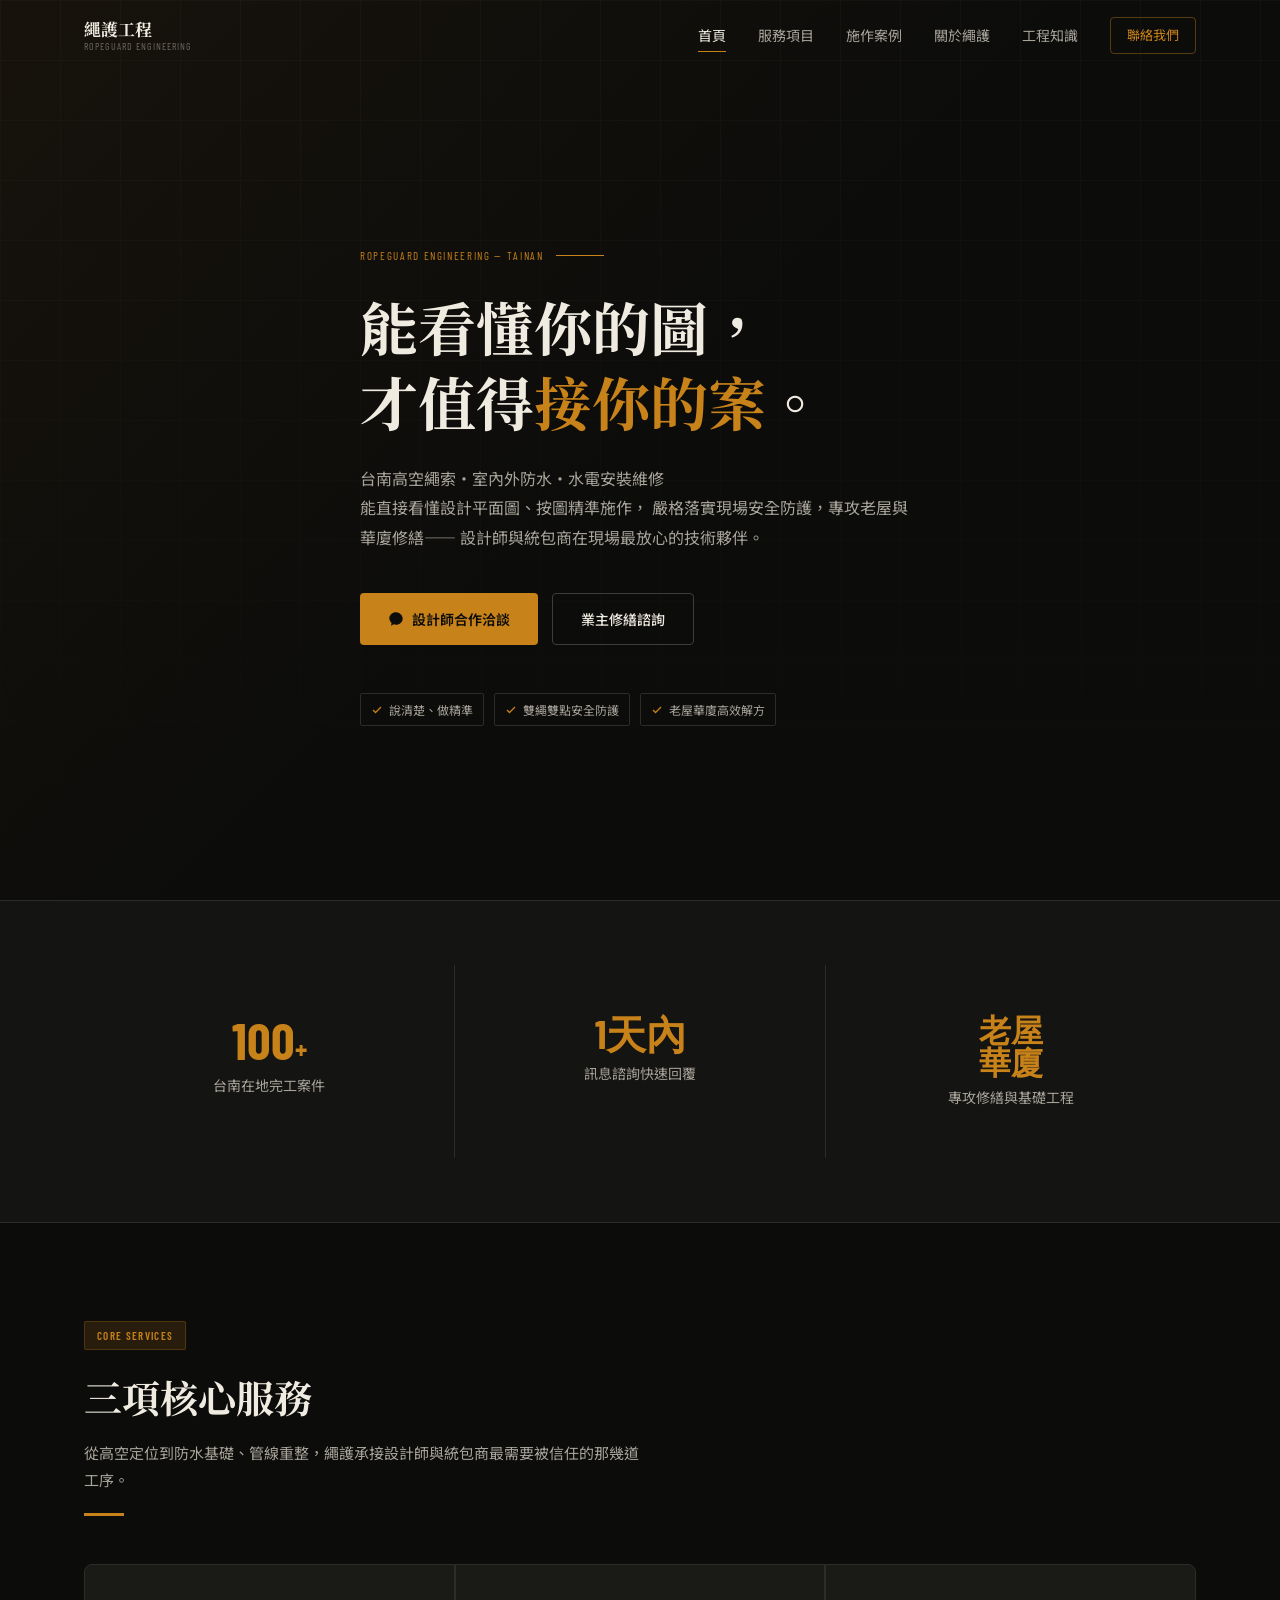
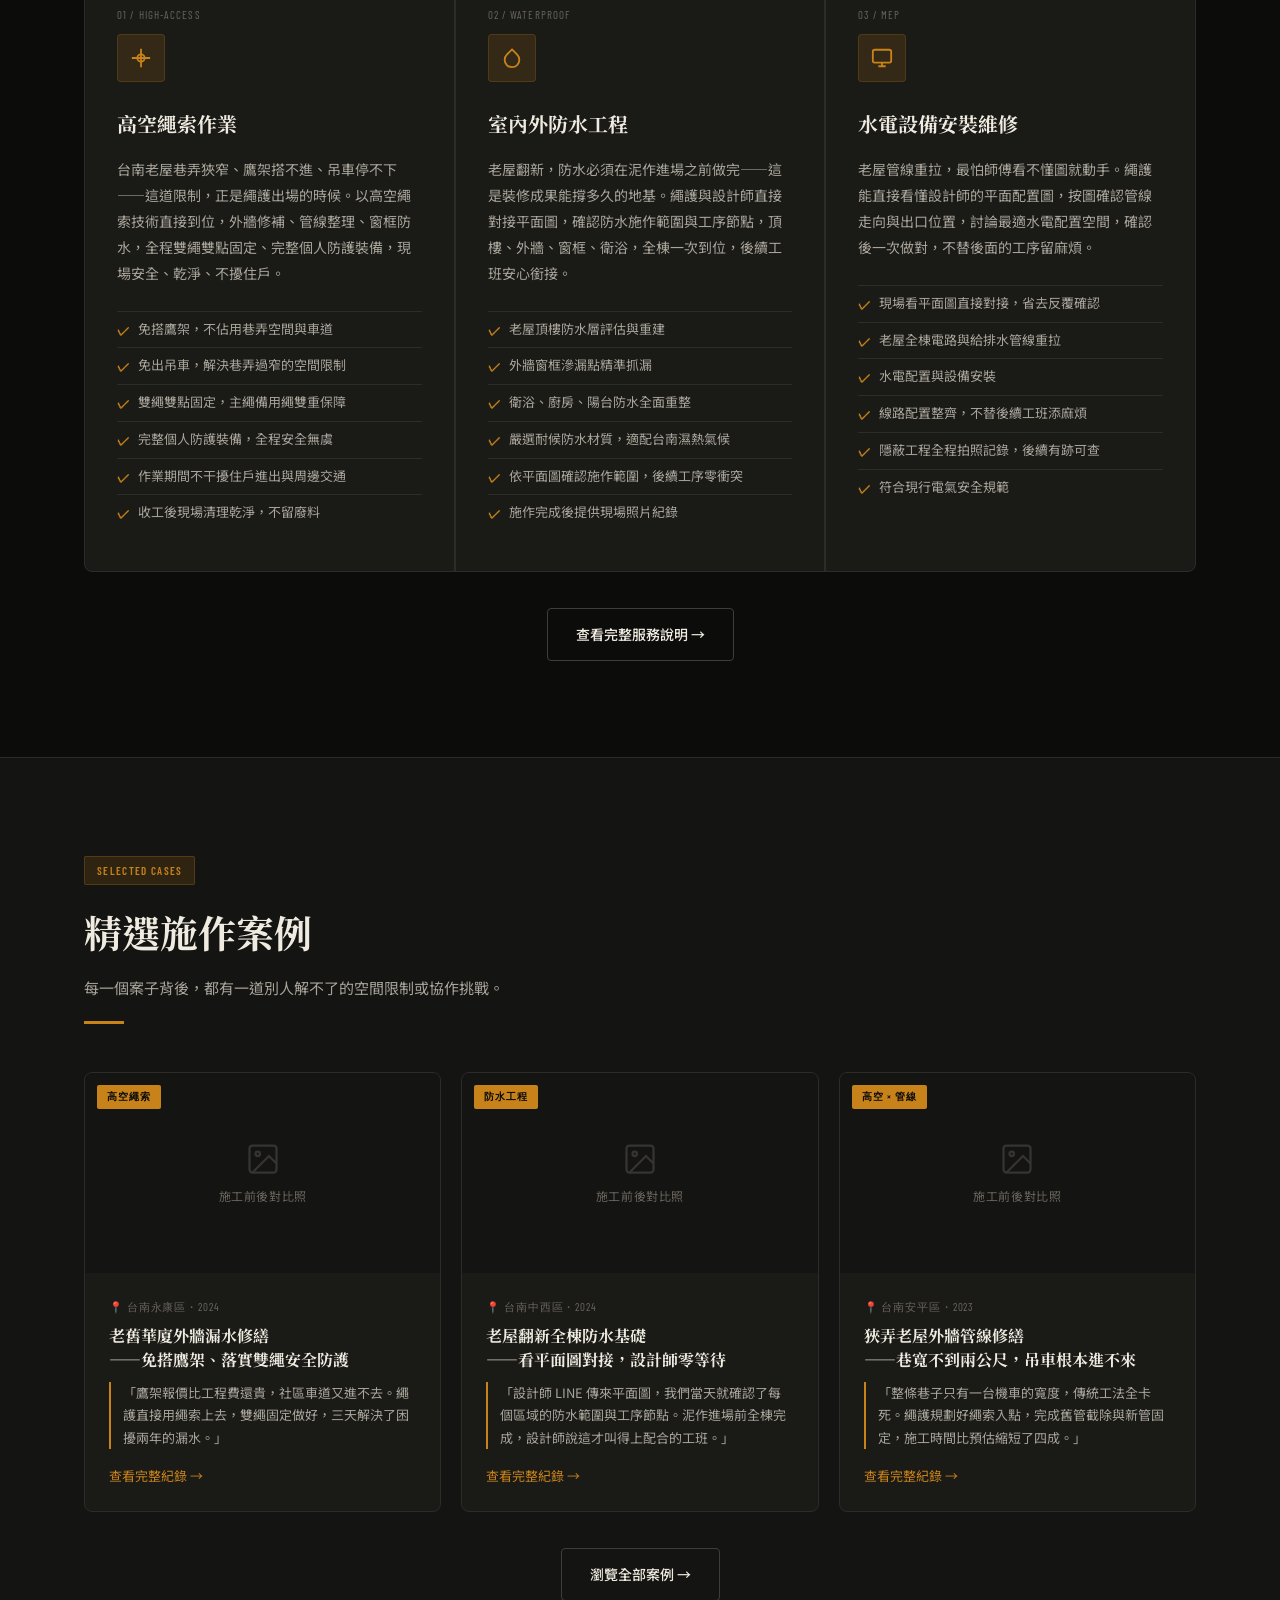
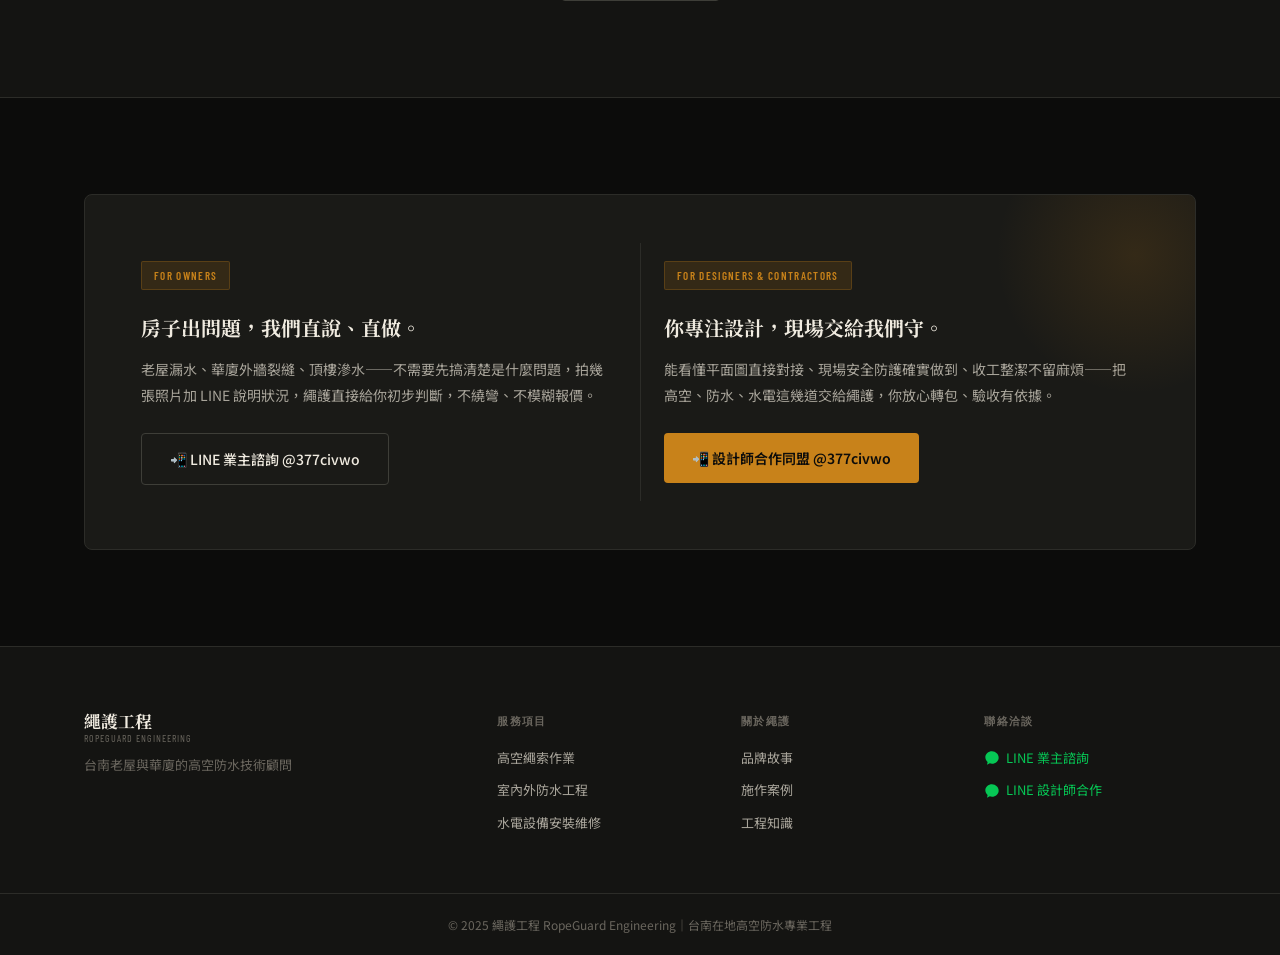
<file: index.html>
<!DOCTYPE html>
<html lang="zh-TW">
<head>
  <meta charset="UTF-8" />
  <meta name="viewport" content="width=device-width, initial-scale=1.0" />
  <title>繩護工程 RopeGuard Engineering｜台南高空繩索・防水・水電工程</title>
  <meta name="description" content="台南專業高空繩索作業、室內外防水工程、水電設備安裝維修。專攻老屋與華廈修繕，能直接看懂設計平面圖，嚴格落實雙繩雙點安全防護，設計師與統包商最信賴的技術夥伴。" />
  <link rel="stylesheet" href="css/style.css" />
</head>
<body>
<div id="header-placeholder"></div>

<!-- ── Hero ──────────────────────────────────── -->
<section class="hero">
  <div class="hero-grid"></div>
  <div class="hero-bg"></div>
  <div class="container">
    <div class="hero-content">
      <div class="hero-number">RopeGuard Engineering — Tainan</div>
      <h1 class="hero-h1">能看懂你的圖，<br>才值得<em>接你的案</em>。</h1>
      <p class="hero-desc">
        台南高空繩索・室內外防水・水電安裝維修<br>
        能直接看懂設計平面圖、按圖精準施作，
        嚴格落實現場安全防護，專攻老屋與華廈修繕——
        設計師與統包商在現場最放心的技術夥伴。
      </p>
      <div class="hero-cta">
        <a href="https://line.me/R/ti/p/@377civwo" target="_blank" class="btn btn-primary">
          <svg width="16" height="16" viewBox="0 0 24 24" fill="currentColor"><path d="M12 2C6.48 2 2 6.02 2 11c0 2.77 1.33 5.23 3.42 6.89L4.5 22l4.25-2.13C9.72 20.28 10.83 20.5 12 20.5c5.52 0 10-4.02 10-9S17.52 2 12 2z"/></svg>
          設計師合作洽談
        </a>
        <a href="https://line.me/R/ti/p/@377civwo" target="_blank" class="btn btn-outline">業主修繕諮詢</a>
      </div>
      <div class="hero-badges">
        <span class="trust-badge"><svg width="12" height="12" viewBox="0 0 24 24" fill="none" stroke="currentColor" stroke-width="2.5"><polyline points="20 6 9 17 4 12"/></svg>說清楚、做精準</span>
        <span class="trust-badge"><svg width="12" height="12" viewBox="0 0 24 24" fill="none" stroke="currentColor" stroke-width="2.5"><polyline points="20 6 9 17 4 12"/></svg>雙繩雙點安全防護</span>
        <span class="trust-badge"><svg width="12" height="12" viewBox="0 0 24 24" fill="none" stroke="currentColor" stroke-width="2.5"><polyline points="20 6 9 17 4 12"/></svg>老屋華廈高效解方</span>
      </div>
    </div>
  </div>
</section>

<!-- ── Trust Numbers ──────────────────────────── -->
<section class="trust-section section-sm">
  <div class="container">
    <div class="trust-grid">
      <div class="trust-item">
        <div class="trust-num">100<span style="font-size:28px">+</span></div>
        <div class="trust-label">台南在地完工案件</div>
      </div>
      <div class="trust-item">
        <div class="trust-num" style="font-size:40px;">1天內</div>
        <div class="trust-label">訊息諮詢快速回覆</div>
      </div>
      <div class="trust-item">
        <div class="trust-num" style="font-size:32px;">老屋<br>華廈</div>
        <div class="trust-label">專攻修繕與基礎工程</div>
      </div>
    </div>
  </div>
</section>

<!-- ── Services ───────────────────────────────── -->
<section class="section">
  <div class="container">
    <div class="tag">Core Services</div>
    <h2 class="section-heading">三項核心服務</h2>
    <p class="section-sub">從高空定位到防水基礎、管線重整，繩護承接設計師與統包商最需要被信任的那幾道工序。</p>
    <div class="divider"></div>
    <div class="services-grid" style="margin-top:48px;">

      <div class="service-card">
        <div class="service-num">01 / HIGH-ACCESS</div>
        <div class="service-icon"><svg width="22" height="22" viewBox="0 0 24 24" fill="none" stroke="currentColor" stroke-width="2"><path d="M12 2v20M2 12h20"/><circle cx="12" cy="12" r="4"/></svg></div>
        <div class="service-title">高空繩索作業</div>
        <p class="service-desc">台南老屋巷弄狹窄、鷹架搭不進、吊車停不下——這道限制，正是繩護出場的時候。以高空繩索技術直接到位，外牆修補、管線整理、窗框防水，全程雙繩雙點固定、完整個人防護裝備，現場安全、乾淨、不擾住戶。</p>
        <ul class="service-points">
          <li>免搭鷹架，不佔用巷弄空間與車道</li>
          <li>免出吊車，解決巷弄過窄的空間限制</li>
          <li>雙繩雙點固定，主繩備用繩雙重保障</li>
          <li>完整個人防護裝備，全程安全無虞</li>
          <li>作業期間不干擾住戶進出與周邊交通</li>
          <li>收工後現場清理乾淨，不留廢料</li>
        </ul>
      </div>

      <div class="service-card">
        <div class="service-num">02 / WATERPROOF</div>
        <div class="service-icon"><svg width="22" height="22" viewBox="0 0 24 24" fill="none" stroke="currentColor" stroke-width="2"><path d="M12 2.69l5.66 5.66a8 8 0 1 1-11.31 0z"/></svg></div>
        <div class="service-title">室內外防水工程</div>
        <p class="service-desc">老屋翻新，防水必須在泥作進場之前做完——這是裝修成果能撐多久的地基。繩護與設計師直接對接平面圖，確認防水施作範圍與工序節點，頂樓、外牆、窗框、衛浴，全棟一次到位，後續工班安心銜接。</p>
        <ul class="service-points">
          <li>老屋頂樓防水層評估與重建</li>
          <li>外牆窗框滲漏點精準抓漏</li>
          <li>衛浴、廚房、陽台防水全面重整</li>
          <li>嚴選耐候防水材質，適配台南濕熱氣候</li>
          <li>依平面圖確認施作範圍，後續工序零衝突</li>
          <li>施作完成後提供現場照片紀錄</li>
        </ul>
      </div>

      <div class="service-card">
        <div class="service-num">03 / MEP</div>
        <div class="service-icon"><svg width="22" height="22" viewBox="0 0 24 24" fill="none" stroke="currentColor" stroke-width="2"><rect x="2" y="3" width="20" height="14" rx="2"/><line x1="8" y1="21" x2="16" y2="21"/><line x1="12" y1="17" x2="12" y2="21"/></svg></div>
        <div class="service-title">水電設備安裝維修</div>
        <p class="service-desc">老屋管線重拉，最怕師傅看不懂圖就動手。繩護能直接看懂設計師的平面配置圖，按圖確認管線走向與出口位置，討論最適水電配置空間，確認後一次做對，不替後面的工序留麻煩。</p>
        <ul class="service-points">
          <li>現場看平面圖直接對接，省去反覆確認</li>
          <li>老屋全棟電路與給排水管線重拉</li>
          <li>水電配置與設備安裝</li>
          <li>線路配置整齊，不替後續工班添麻煩</li>
          <li>隱蔽工程全程拍照記錄，後續有跡可查</li>
          <li>符合現行電氣安全規範</li>
        </ul>
      </div>

    </div>
    <div style="text-align:center;margin-top:36px;"><a href="services.html" class="btn btn-outline">查看完整服務說明 →</a></div>
  </div>
</section>

<!-- ── Cases ──────────────────────────────────── -->
<section class="section" style="background:var(--bg-2);border-top:1px solid var(--border);border-bottom:1px solid var(--border);">
  <div class="container">
    <div class="tag">Selected Cases</div>
    <h2 class="section-heading">精選施作案例</h2>
    <p class="section-sub">每一個案子背後，都有一道別人解不了的空間限制或協作挑戰。</p>
    <div class="divider"></div>
    <div class="cases-grid" style="margin-top:48px;">

      <div class="case-card">
        <div class="case-img">
          <div class="case-img-placeholder"><svg width="36" height="36" viewBox="0 0 24 24" fill="none" stroke="currentColor" stroke-width="1.5"><rect x="3" y="3" width="18" height="18" rx="2"/><circle cx="8.5" cy="8.5" r="1.5"/><polyline points="21 15 16 10 5 21"/></svg>施工前後對比照</div>
          <span class="case-tag">高空繩索</span>
        </div>
        <div class="case-body">
          <div class="case-location">📍 台南永康區・2024</div>
          <div class="case-title">老舊華廈外牆漏水修繕<br>——免搭鷹架、落實雙繩安全防護</div>
          <blockquote class="case-quote">「鷹架報價比工程費還貴，社區車道又進不去。繩護直接用繩索上去，雙繩固定做好，三天解決了困擾兩年的漏水。」</blockquote>
          <a href="portfolio.html" class="case-link">查看完整紀錄 →</a>
        </div>
      </div>

      <div class="case-card">
        <div class="case-img">
          <div class="case-img-placeholder"><svg width="36" height="36" viewBox="0 0 24 24" fill="none" stroke="currentColor" stroke-width="1.5"><rect x="3" y="3" width="18" height="18" rx="2"/><circle cx="8.5" cy="8.5" r="1.5"/><polyline points="21 15 16 10 5 21"/></svg>施工前後對比照</div>
          <span class="case-tag">防水工程</span>
        </div>
        <div class="case-body">
          <div class="case-location">📍 台南中西區・2024</div>
          <div class="case-title">老屋翻新全棟防水基礎<br>——看平面圖對接，設計師零等待</div>
          <blockquote class="case-quote">「設計師 LINE 傳來平面圖，我們當天就確認了每個區域的防水範圍與工序節點。泥作進場前全棟完成，設計師說這才叫得上配合的工班。」</blockquote>
          <a href="portfolio.html" class="case-link">查看完整紀錄 →</a>
        </div>
      </div>

      <div class="case-card">
        <div class="case-img">
          <div class="case-img-placeholder"><svg width="36" height="36" viewBox="0 0 24 24" fill="none" stroke="currentColor" stroke-width="1.5"><rect x="3" y="3" width="18" height="18" rx="2"/><circle cx="8.5" cy="8.5" r="1.5"/><polyline points="21 15 16 10 5 21"/></svg>施工前後對比照</div>
          <span class="case-tag">高空 × 管線</span>
        </div>
        <div class="case-body">
          <div class="case-location">📍 台南安平區・2023</div>
          <div class="case-title">狹弄老屋外牆管線修繕<br>——巷寬不到兩公尺，吊車根本進不來</div>
          <blockquote class="case-quote">「整條巷子只有一台機車的寬度，傳統工法全卡死。繩護規劃好繩索入點，完成舊管截除與新管固定，施工時間比預估縮短了四成。」</blockquote>
          <a href="portfolio.html" class="case-link">查看完整紀錄 →</a>
        </div>
      </div>

    </div>
    <div style="text-align:center;margin-top:36px;"><a href="portfolio.html" class="btn btn-outline">瀏覽全部案例 →</a></div>
  </div>
</section>

<!-- ── CTA ────────────────────────────────────── -->
<section class="section">
  <div class="container">
    <div class="cta-block">
      <div class="cta-divider"></div>
      <div class="cta-item">
        <div class="tag">For Owners</div>
        <h3>房子出問題，我們直說、直做。</h3>
        <p>老屋漏水、華廈外牆裂縫、頂樓滲水——不需要先搞清楚是什麼問題，拍幾張照片加 LINE 說明狀況，繩護直接給你初步判斷，不繞彎、不模糊報價。</p>
        <a href="https://line.me/R/ti/p/@377civwo" target="_blank" class="btn btn-outline">📲 LINE 業主諮詢 @377civwo</a>
      </div>
      <div class="cta-item">
        <div class="tag">For Designers &amp; Contractors</div>
        <h3>你專注設計，現場交給我們守。</h3>
        <p>能看懂平面圖直接對接、現場安全防護確實做到、收工整潔不留麻煩——把高空、防水、水電這幾道交給繩護，你放心轉包、驗收有依據。</p>
        <a href="https://line.me/R/ti/p/@377civwo" target="_blank" class="btn btn-primary">📲 設計師合作同盟 @377civwo</a>
      </div>
    </div>
  </div>
</section>

<div id="footer-placeholder"></div>
<script src="js/components.js"></script>
</body>
</html>
</file>
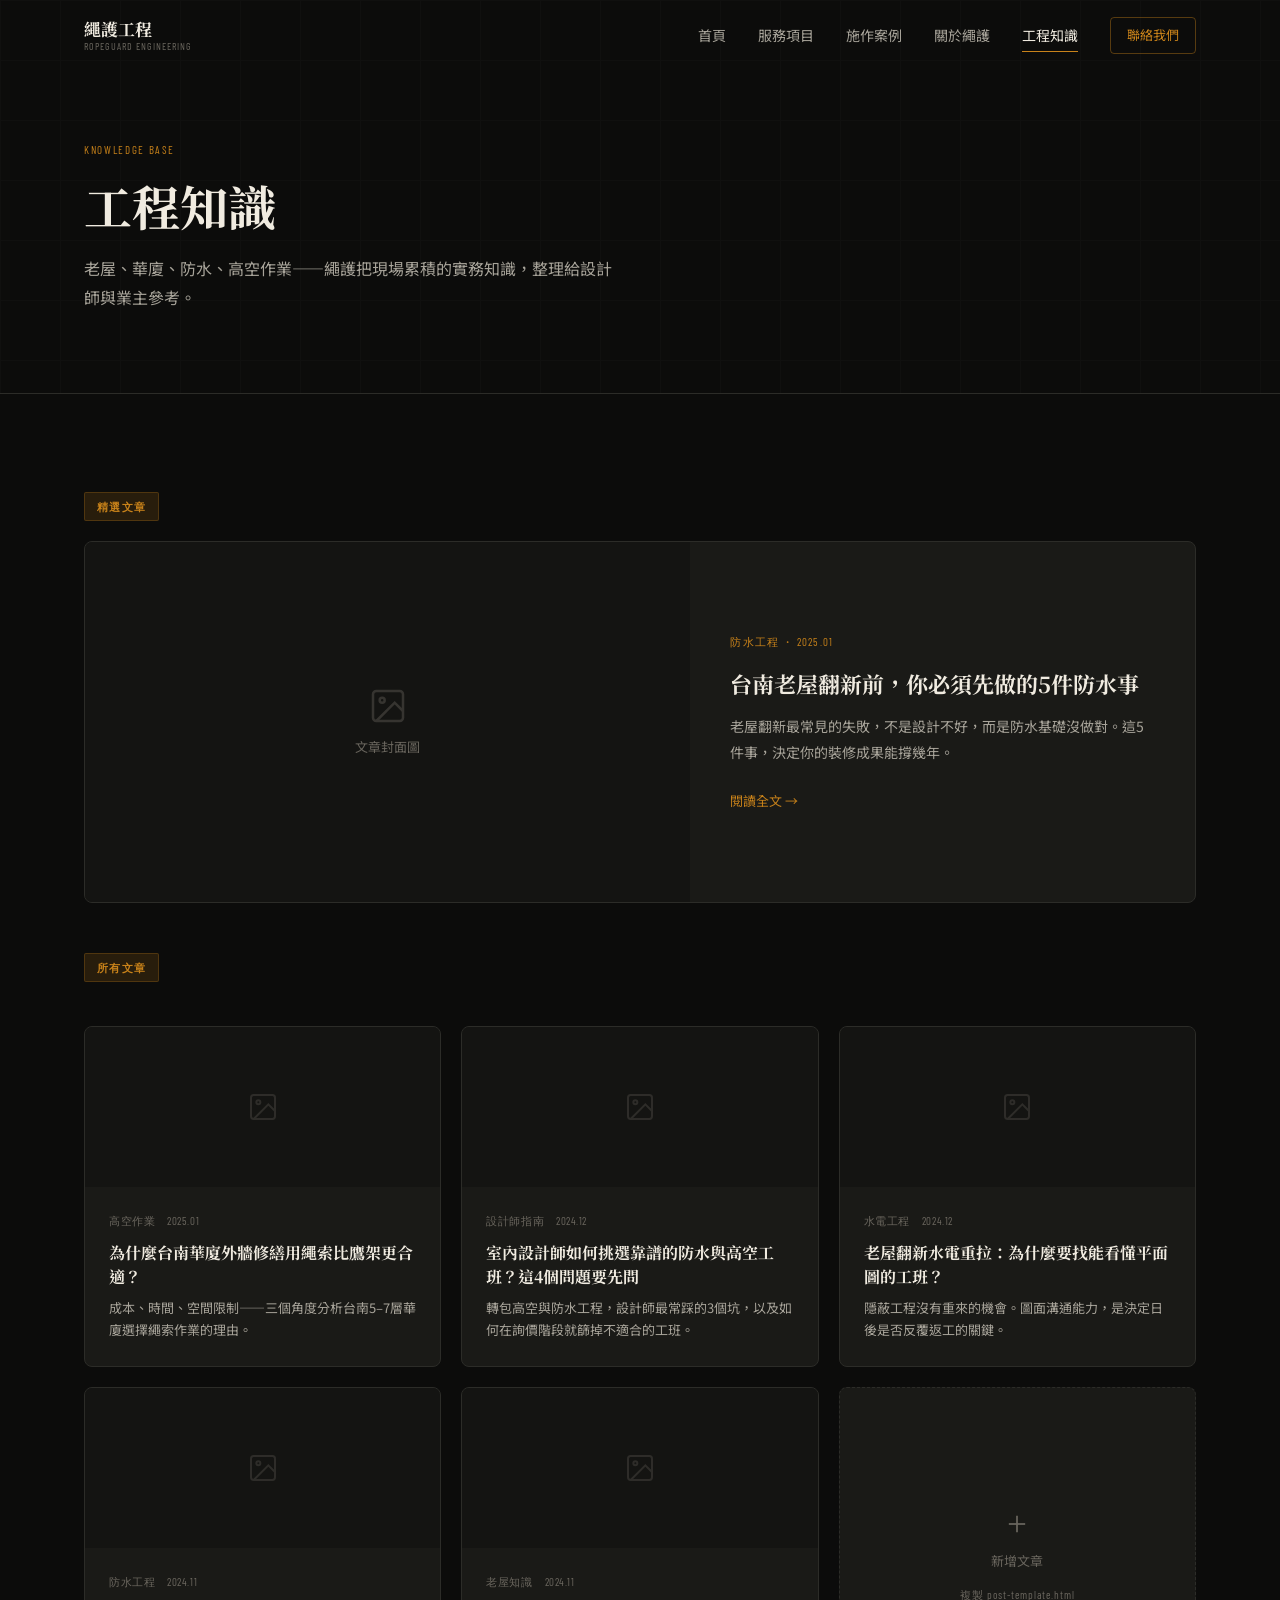
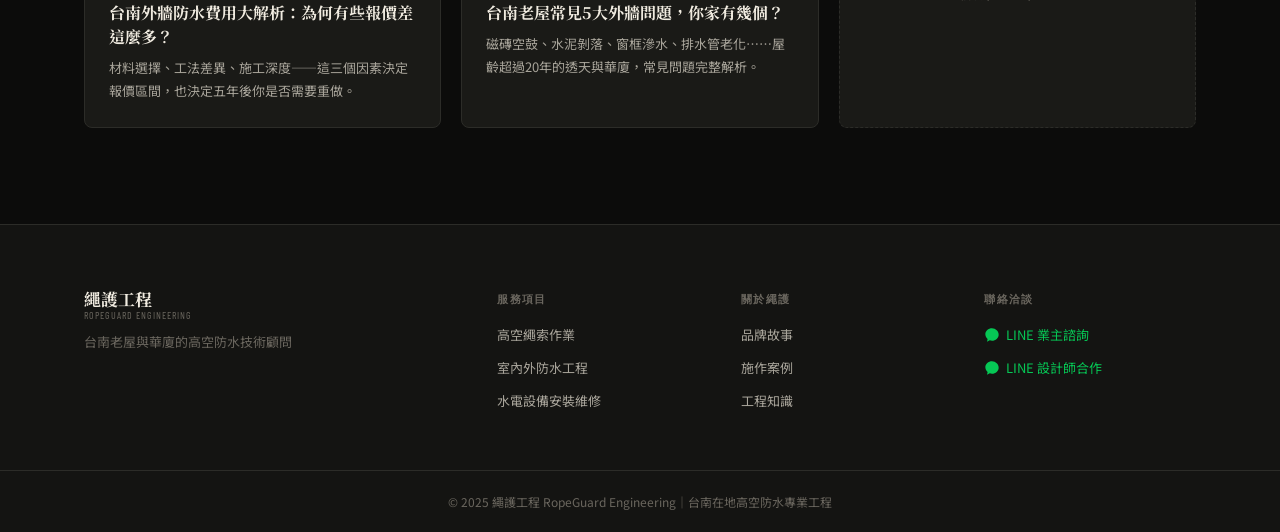
<file: blog/index.html>
<!DOCTYPE html>
<html lang="zh-TW">
<head>
  <meta charset="UTF-8" />
  <meta name="viewport" content="width=device-width, initial-scale=1.0" />
  <title>工程知識｜繩護工程 台南老屋防水高空作業知識庫</title>
  <meta name="description" content="繩護工程知識庫：台南老屋翻新防水、高空繩索作業、水電管線重整的實務知識。幫助設計師與業主做出更好的工程決策。" />
  <link rel="stylesheet" href="../css/style.css" />
</head>
<body>
<div id="header-placeholder"></div>

<section class="page-hero">
  <div class="container">
    <div class="page-hero-eyebrow">Knowledge Base</div>
    <h1>工程知識</h1>
    <p>老屋、華廈、防水、高空作業——繩護把現場累積的實務知識，整理給設計師與業主參考。</p>
  </div>
</section>

<section class="section">
  <div class="container">

    <!-- 精選文章（大卡） -->
    <div style="margin-bottom:48px;">
      <div class="tag">精選文章</div>
      <a href="post-template.html" style="display:grid;grid-template-columns:1.2fr 1fr;gap:0;background:var(--bg-card);border:1px solid var(--border);border-radius:var(--radius-lg);overflow:hidden;transition:var(--transition);" onmouseover="this.style.borderColor='var(--border-lit)'" onmouseout="this.style.borderColor='var(--border)'">
        <div style="height:360px;background:var(--bg-2);display:flex;align-items:center;justify-content:center;color:var(--text-dim);font-size:13px;flex-direction:column;gap:10px;">
          <svg width="40" height="40" viewBox="0 0 24 24" fill="none" stroke="currentColor" stroke-width="1.5" opacity="0.4"><rect x="3" y="3" width="18" height="18" rx="2"/><circle cx="8.5" cy="8.5" r="1.5"/><polyline points="21 15 16 10 5 21"/></svg>
          文章封面圖
        </div>
        <div style="padding:40px;display:flex;flex-direction:column;justify-content:center;">
          <div style="font-family:'Barlow Condensed',sans-serif;font-size:11px;color:var(--accent);letter-spacing:0.1em;text-transform:uppercase;margin-bottom:16px;">防水工程 ・ 2025.01</div>
          <h2 style="font-family:'Noto Serif TC',serif;font-size:22px;font-weight:700;line-height:1.5;margin-bottom:14px;color:var(--text-pri);">台南老屋翻新前，你必須先做的5件防水事</h2>
          <p style="font-size:14px;color:var(--text-sec);line-height:1.85;margin-bottom:24px;">老屋翻新最常見的失敗，不是設計不好，而是防水基礎沒做對。這5件事，決定你的裝修成果能撐幾年。</p>
          <span style="font-size:13px;color:var(--accent);">閱讀全文 →</span>
        </div>
      </a>
    </div>

    <!-- 文章列表 -->
    <div class="tag">所有文章</div>
    <div class="blog-grid" style="margin-top:24px;">

      <a href="post-template.html" class="blog-card" style="text-decoration:none;">
        <div class="blog-card-img">
          <svg width="32" height="32" viewBox="0 0 24 24" fill="none" stroke="currentColor" stroke-width="1.5" opacity="0.3"><rect x="3" y="3" width="18" height="18" rx="2"/><circle cx="8.5" cy="8.5" r="1.5"/><polyline points="21 15 16 10 5 21"/></svg>
        </div>
        <div class="blog-card-body">
          <div class="blog-meta"><span>高空作業</span><span>2025.01</span></div>
          <div class="blog-card-title">為什麼台南華廈外牆修繕用繩索比鷹架更合適？</div>
          <p class="blog-card-excerpt">成本、時間、空間限制——三個角度分析台南5–7層華廈選擇繩索作業的理由。</p>
        </div>
      </a>

      <a href="post-template.html" class="blog-card" style="text-decoration:none;">
        <div class="blog-card-img">
          <svg width="32" height="32" viewBox="0 0 24 24" fill="none" stroke="currentColor" stroke-width="1.5" opacity="0.3"><rect x="3" y="3" width="18" height="18" rx="2"/><circle cx="8.5" cy="8.5" r="1.5"/><polyline points="21 15 16 10 5 21"/></svg>
        </div>
        <div class="blog-card-body">
          <div class="blog-meta"><span>設計師指南</span><span>2024.12</span></div>
          <div class="blog-card-title">室內設計師如何挑選靠譜的防水與高空工班？這4個問題要先問</div>
          <p class="blog-card-excerpt">轉包高空與防水工程，設計師最常踩的3個坑，以及如何在詢價階段就篩掉不適合的工班。</p>
        </div>
      </a>

      <a href="post-template.html" class="blog-card" style="text-decoration:none;">
        <div class="blog-card-img">
          <svg width="32" height="32" viewBox="0 0 24 24" fill="none" stroke="currentColor" stroke-width="1.5" opacity="0.3"><rect x="3" y="3" width="18" height="18" rx="2"/><circle cx="8.5" cy="8.5" r="1.5"/><polyline points="21 15 16 10 5 21"/></svg>
        </div>
        <div class="blog-card-body">
          <div class="blog-meta"><span>水電工程</span><span>2024.12</span></div>
          <div class="blog-card-title">老屋翻新水電重拉：為什麼要找能看懂平面圖的工班？</div>
          <p class="blog-card-excerpt">隱蔽工程沒有重來的機會。圖面溝通能力，是決定日後是否反覆返工的關鍵。</p>
        </div>
      </a>

      <a href="post-template.html" class="blog-card" style="text-decoration:none;">
        <div class="blog-card-img">
          <svg width="32" height="32" viewBox="0 0 24 24" fill="none" stroke="currentColor" stroke-width="1.5" opacity="0.3"><rect x="3" y="3" width="18" height="18" rx="2"/><circle cx="8.5" cy="8.5" r="1.5"/><polyline points="21 15 16 10 5 21"/></svg>
        </div>
        <div class="blog-card-body">
          <div class="blog-meta"><span>防水工程</span><span>2024.11</span></div>
          <div class="blog-card-title">台南外牆防水費用大解析：為何有些報價差這麼多？</div>
          <p class="blog-card-excerpt">材料選擇、工法差異、施工深度——這三個因素決定報價區間，也決定五年後你是否需要重做。</p>
        </div>
      </a>

      <a href="post-template.html" class="blog-card" style="text-decoration:none;">
        <div class="blog-card-img">
          <svg width="32" height="32" viewBox="0 0 24 24" fill="none" stroke="currentColor" stroke-width="1.5" opacity="0.3"><rect x="3" y="3" width="18" height="18" rx="2"/><circle cx="8.5" cy="8.5" r="1.5"/><polyline points="21 15 16 10 5 21"/></svg>
        </div>
        <div class="blog-card-body">
          <div class="blog-meta"><span>老屋知識</span><span>2024.11</span></div>
          <div class="blog-card-title">台南老屋常見5大外牆問題，你家有幾個？</div>
          <p class="blog-card-excerpt">磁磚空鼓、水泥剝落、窗框滲水、排水管老化……屋齡超過20年的透天與華廈，常見問題完整解析。</p>
        </div>
      </a>

      <!-- 新增文章預留卡 -->
      <div style="background:var(--bg-card);border:1px dashed var(--border);border-radius:var(--radius-lg);display:flex;align-items:center;justify-content:center;min-height:240px;flex-direction:column;gap:12px;color:var(--text-dim);">
        <svg width="28" height="28" viewBox="0 0 24 24" fill="none" stroke="currentColor" stroke-width="1.5"><line x1="12" y1="5" x2="12" y2="19"/><line x1="5" y1="12" x2="19" y2="12"/></svg>
        <span style="font-size:13px;">新增文章</span>
        <span style="font-size:11px;font-family:'Barlow Condensed',sans-serif;letter-spacing:0.08em;">複製 post-template.html</span>
      </div>

    </div>
  </div>
</section>

<div id="footer-placeholder"></div>
<script>
  // Fix relative paths for blog subfolder
  document.addEventListener('DOMContentLoaded', () => {
    document.querySelectorAll('.main-nav a').forEach(a => {
      const href = a.getAttribute('href');
      if (href && href.startsWith('/')) {
        a.setAttribute('href', '..' + href);
      }
    });
    document.querySelectorAll('.footer-col a').forEach(a => {
      const href = a.getAttribute('href');
      if (href && href.startsWith('/')) {
        a.setAttribute('href', '..' + href);
      }
    });
    document.querySelector('.logo')?.setAttribute('href', '../index.html');
  });
</script>
<script src="../js/components.js"></script>
</body>
</html>
</file>
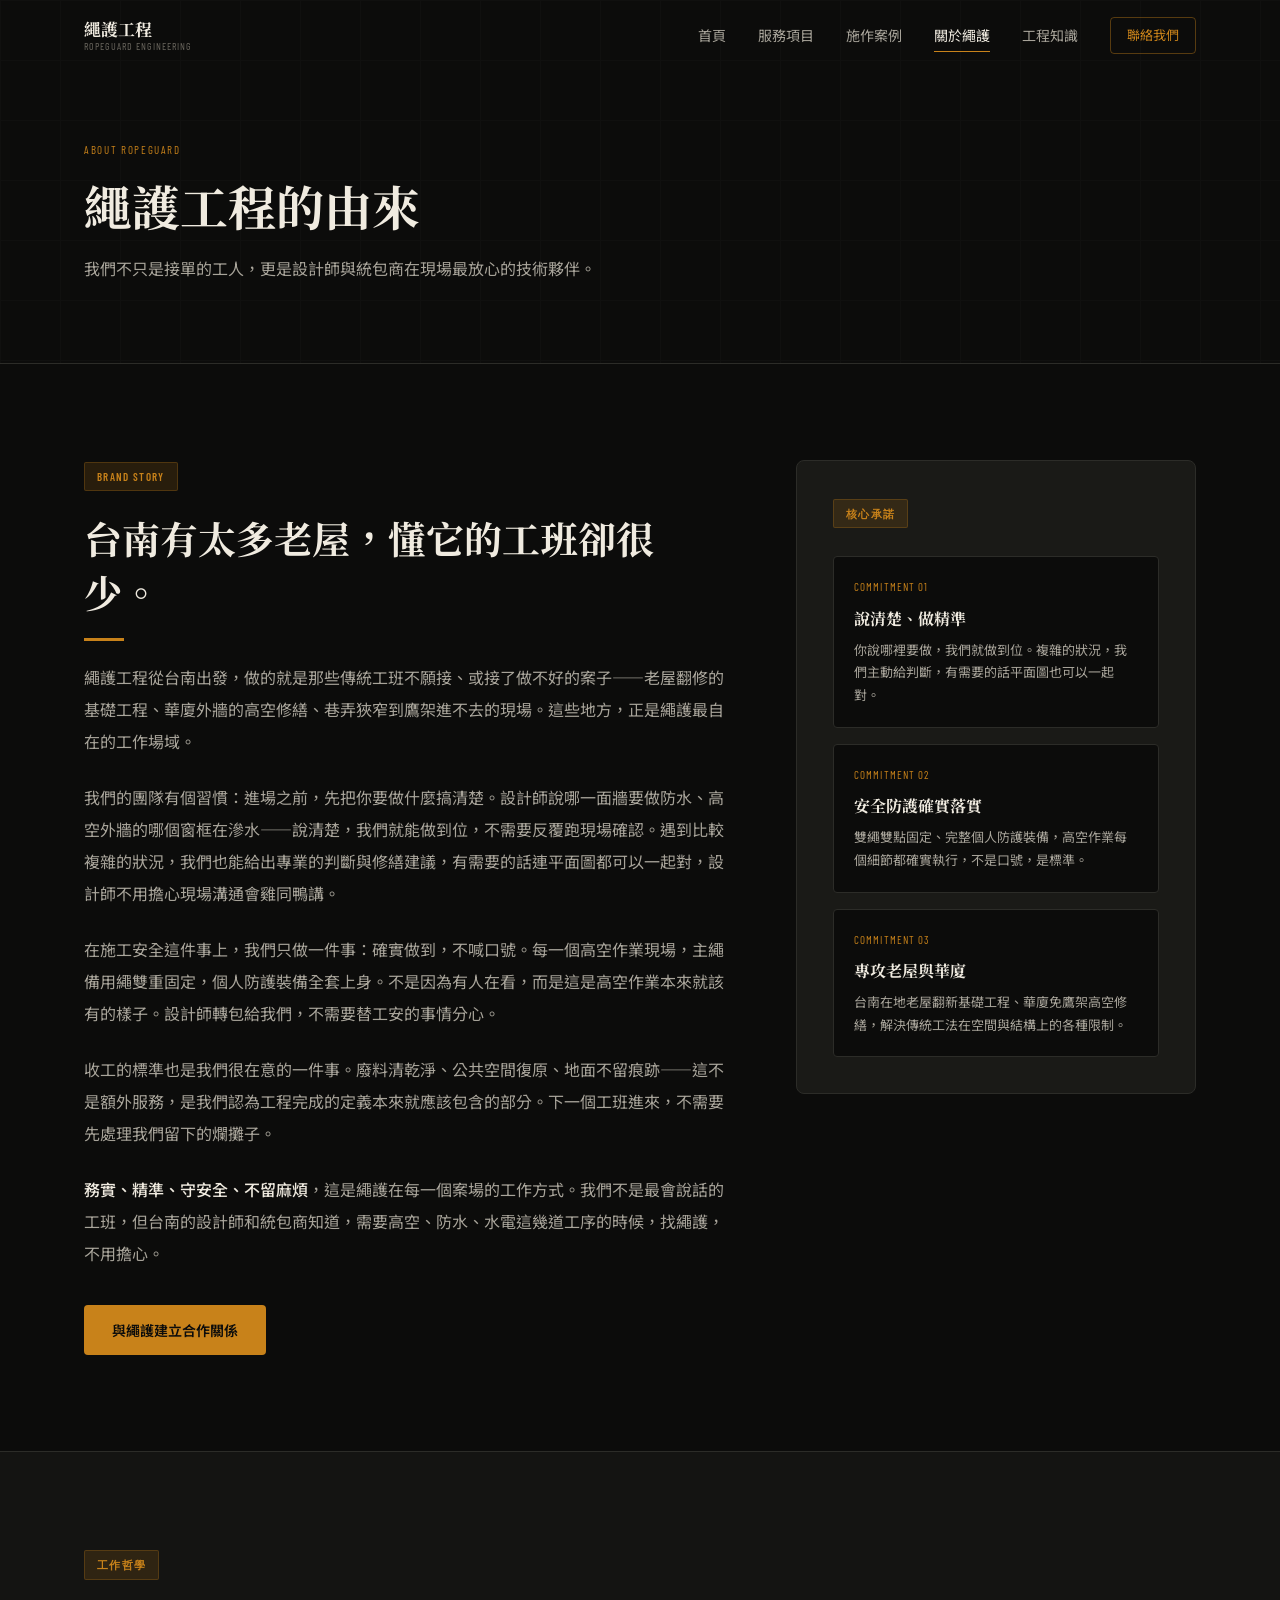
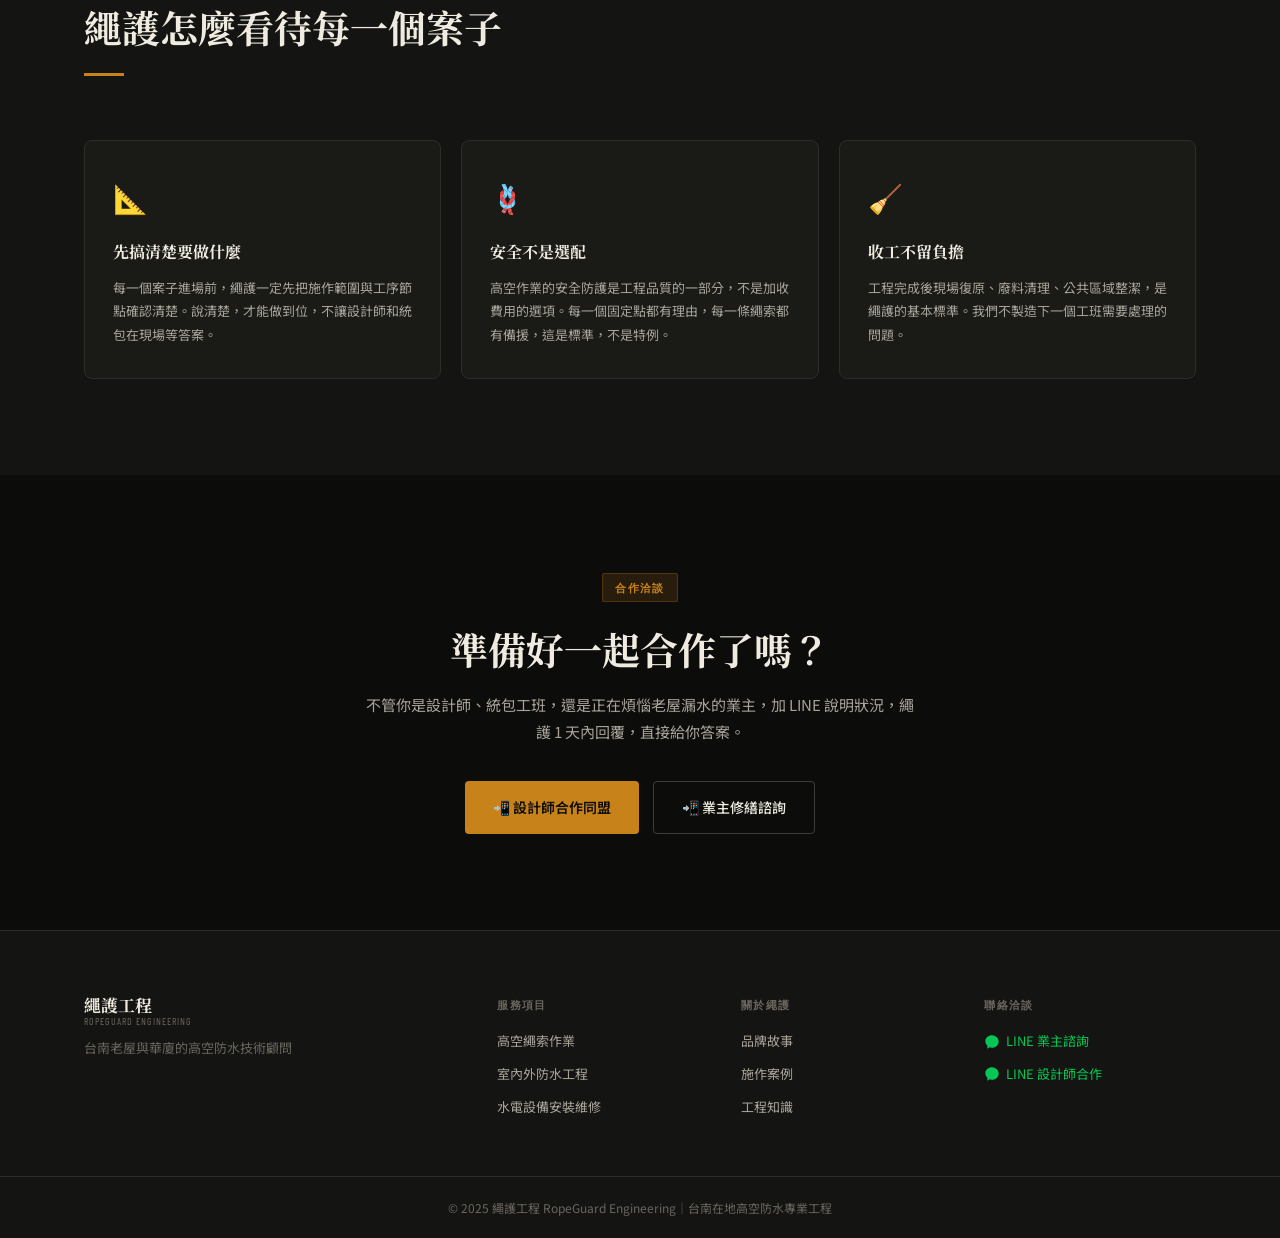
<file: about.html>
<!DOCTYPE html>
<html lang="zh-TW">
<head>
  <meta charset="UTF-8" />
  <meta name="viewport" content="width=device-width, initial-scale=1.0" />
  <title>關於繩護工程｜台南老屋華廈修繕技術夥伴</title>
  <meta name="description" content="繩護工程成立於台南，專攻老屋與華廈高空修繕。能直接看懂設計平面圖，嚴格落實雙繩雙點安全防護，是台南設計師與統包商最信賴的技術合作夥伴。" />
  <link rel="stylesheet" href="css/style.css" />
</head>
<body>
<div id="header-placeholder"></div>

<section class="page-hero">
  <div class="container">
    <div class="page-hero-eyebrow">About RopeGuard</div>
    <h1>繩護工程的由來</h1>
    <p>我們不只是接單的工人，更是設計師與統包商在現場最放心的技術夥伴。</p>
  </div>
</section>

<section class="section">
  <div class="container">
    <div style="display:grid;grid-template-columns:1fr 400px;gap:72px;align-items:start;">

      <div class="about-story">
        <div class="tag">Brand Story</div>
        <h2 class="section-heading">台南有太多老屋，懂它的工班卻很少。</h2>
        <div class="divider"></div>

        <p>繩護工程從台南出發，做的就是那些傳統工班不願接、或接了做不好的案子——老屋翻修的基礎工程、華廈外牆的高空修繕、巷弄狹窄到鷹架進不去的現場。這些地方，正是繩護最自在的工作場域。</p>

        <p>我們的團隊有個習慣：進場之前，先把你要做什麼搞清楚。設計師說哪一面牆要做防水、高空外牆的哪個窗框在滲水——說清楚，我們就能做到位，不需要反覆跑現場確認。遇到比較複雜的狀況，我們也能給出專業的判斷與修繕建議，有需要的話連平面圖都可以一起對，設計師不用擔心現場溝通會雞同鴨講。</p>

        <p>在施工安全這件事上，我們只做一件事：確實做到，不喊口號。每一個高空作業現場，主繩備用繩雙重固定，個人防護裝備全套上身。不是因為有人在看，而是這是高空作業本來就該有的樣子。設計師轉包給我們，不需要替工安的事情分心。</p>

        <p>收工的標準也是我們很在意的一件事。廢料清乾淨、公共空間復原、地面不留痕跡——這不是額外服務，是我們認為工程完成的定義本來就應該包含的部分。下一個工班進來，不需要先處理我們留下的爛攤子。</p>

        <p><strong>務實、精準、守安全、不留麻煩</strong>，這是繩護在每一個案場的工作方式。我們不是最會說話的工班，但台南的設計師和統包商知道，需要高空、防水、水電這幾道工序的時候，找繩護，不用擔心。</p>

        <div style="margin-top:36px;">
          <a href="contact.html" class="btn btn-primary">與繩護建立合作關係</a>
        </div>
      </div>

      <div>
        <div style="background:var(--bg-card);border:1px solid var(--border);border-radius:var(--radius-lg);padding:36px;margin-bottom:20px;">
          <div class="tag">核心承諾</div>
          <div style="display:grid;gap:16px;margin-top:8px;">
            <div style="padding:20px;background:var(--bg);border:1px solid var(--border);border-radius:var(--radius);">
              <div style="font-family:'Barlow Condensed',sans-serif;font-size:11px;color:var(--accent);letter-spacing:0.1em;margin-bottom:8px;">COMMITMENT 01</div>
              <div style="font-family:'Noto Serif TC',serif;font-weight:700;margin-bottom:6px;">說清楚、做精準</div>
              <div style="font-size:13px;color:var(--text-sec);line-height:1.75;">你說哪裡要做，我們就做到位。複雜的狀況，我們主動給判斷，有需要的話平面圖也可以一起對。</div>
            </div>
            <div style="padding:20px;background:var(--bg);border:1px solid var(--border);border-radius:var(--radius);">
              <div style="font-family:'Barlow Condensed',sans-serif;font-size:11px;color:var(--accent);letter-spacing:0.1em;margin-bottom:8px;">COMMITMENT 02</div>
              <div style="font-family:'Noto Serif TC',serif;font-weight:700;margin-bottom:6px;">安全防護確實落實</div>
              <div style="font-size:13px;color:var(--text-sec);line-height:1.75;">雙繩雙點固定、完整個人防護裝備，高空作業每個細節都確實執行，不是口號，是標準。</div>
            </div>
            <div style="padding:20px;background:var(--bg);border:1px solid var(--border);border-radius:var(--radius);">
              <div style="font-family:'Barlow Condensed',sans-serif;font-size:11px;color:var(--accent);letter-spacing:0.1em;margin-bottom:8px;">COMMITMENT 03</div>
              <div style="font-family:'Noto Serif TC',serif;font-weight:700;margin-bottom:6px;">專攻老屋與華廈</div>
              <div style="font-size:13px;color:var(--text-sec);line-height:1.75;">台南在地老屋翻新基礎工程、華廈免鷹架高空修繕，解決傳統工法在空間與結構上的各種限制。</div>
            </div>
          </div>
        </div>
      </div>

    </div>
  </div>
</section>

<section class="section" style="background:var(--bg-2);border-top:1px solid var(--border);">
  <div class="container">
    <div class="tag">工作哲學</div>
    <h2 class="section-heading">繩護怎麼看待每一個案子</h2>
    <div class="divider"></div>
    <div class="about-pillars">
      <div class="pillar">
        <span class="pillar-icon">📐</span>
        <h4>先搞清楚要做什麼</h4>
        <p>每一個案子進場前，繩護一定先把施作範圍與工序節點確認清楚。說清楚，才能做到位，不讓設計師和統包在現場等答案。</p>
      </div>
      <div class="pillar">
        <span class="pillar-icon">🪢</span>
        <h4>安全不是選配</h4>
        <p>高空作業的安全防護是工程品質的一部分，不是加收費用的選項。每一個固定點都有理由，每一條繩索都有備援，這是標準，不是特例。</p>
      </div>
      <div class="pillar">
        <span class="pillar-icon">🧹</span>
        <h4>收工不留負擔</h4>
        <p>工程完成後現場復原、廢料清理、公共區域整潔，是繩護的基本標準。我們不製造下一個工班需要處理的問題。</p>
      </div>
    </div>
  </div>
</section>

<section class="section">
  <div class="container" style="text-align:center;max-width:680px;margin:0 auto;">
    <div class="tag" style="justify-content:center;">合作洽談</div>
    <h2 class="section-heading">準備好一起合作了嗎？</h2>
    <p class="section-sub" style="margin:0 auto 36px;">不管你是設計師、統包工班，還是正在煩惱老屋漏水的業主，加 LINE 說明狀況，繩護 1 天內回覆，直接給你答案。</p>
    <div style="display:flex;gap:14px;justify-content:center;flex-wrap:wrap;">
      <a href="https://line.me/R/ti/p/@377civwo" target="_blank" class="btn btn-primary">📲 設計師合作同盟</a>
      <a href="https://line.me/R/ti/p/@377civwo" target="_blank" class="btn btn-outline">📲 業主修繕諮詢</a>
    </div>
  </div>
</section>

<div id="footer-placeholder"></div>
<script src="js/components.js"></script>
</body>
</html>
</file>
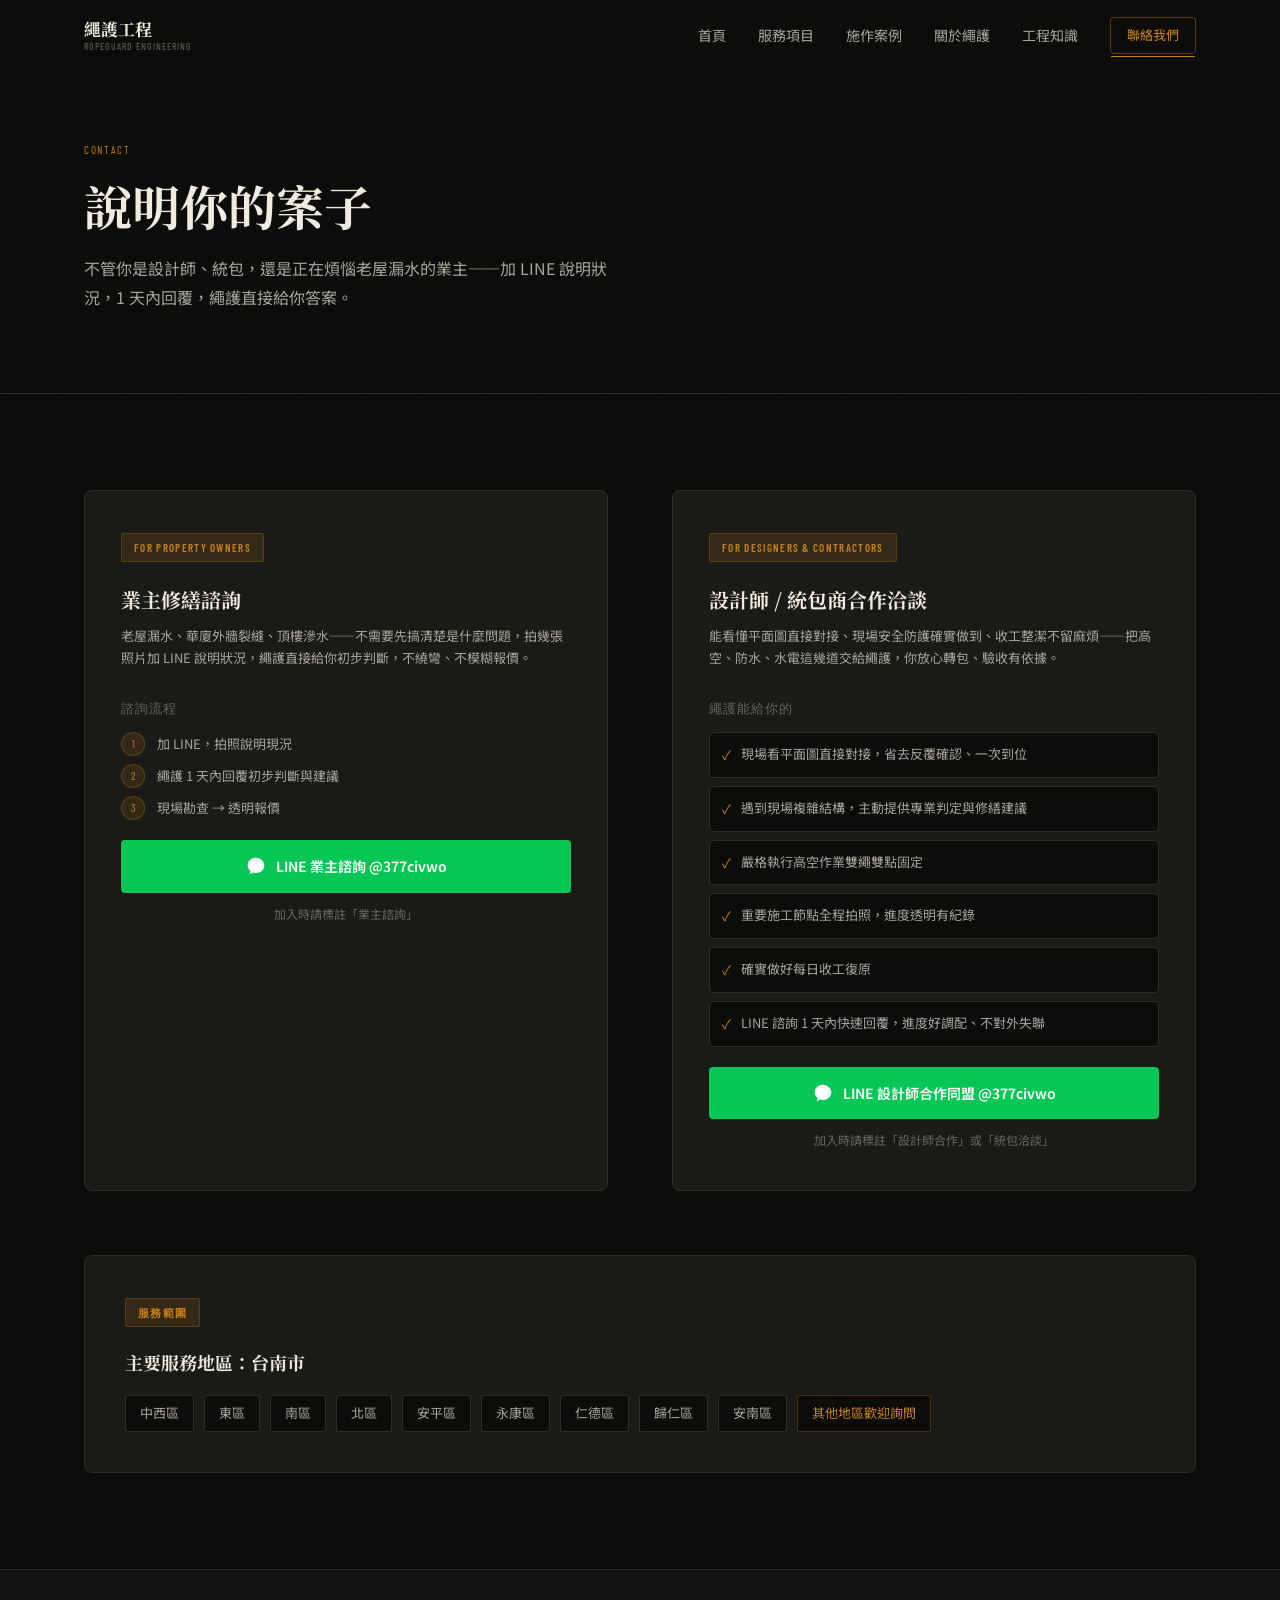
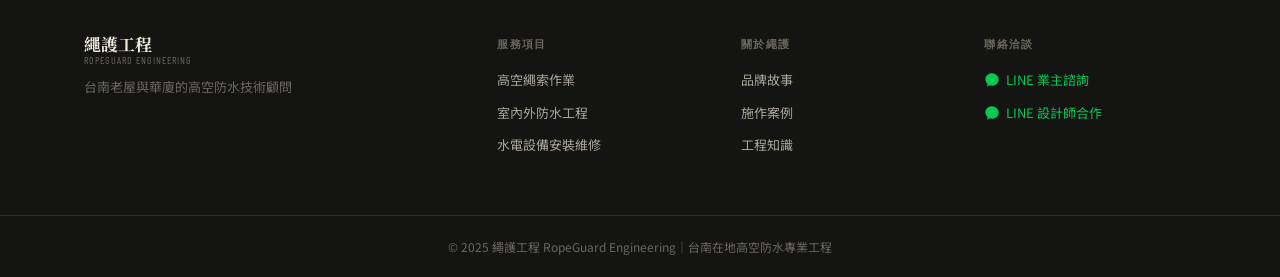
<file: contact.html>
<!DOCTYPE html>
<html lang="zh-TW">
<head>
  <meta charset="UTF-8" />
  <meta name="viewport" content="width=device-width, initial-scale=1.0" />
  <title>聯絡我們｜繩護工程 台南高空防水工程諮詢</title>
  <meta name="description" content="繩護工程台南聯絡方式。業主修繕諮詢或設計師統包長期合作，加 LINE @377civwo，1天內快速回覆。" />
  <link rel="stylesheet" href="css/style.css" />
</head>
<body>
<div id="header-placeholder"></div>

<section class="page-hero">
  <div class="container">
    <div class="page-hero-eyebrow">Contact</div>
    <h1>說明你的案子</h1>
    <p>不管你是設計師、統包，還是正在煩惱老屋漏水的業主——加 LINE 說明狀況，1 天內回覆，繩護直接給你答案。</p>
  </div>
</section>

<section class="section">
  <div class="container">
    <div class="contact-grid">

      <!-- 業主 -->
      <div class="contact-card">
        <div class="tag">For Property Owners</div>
        <h3>業主修繕諮詢</h3>
        <p class="sub">老屋漏水、華廈外牆裂縫、頂樓滲水——不需要先搞清楚是什麼問題，拍幾張照片加 LINE 說明狀況，繩護直接給你初步判斷，不繞彎、不模糊報價。</p>

        <div style="margin-bottom:20px;">
          <p style="font-size:13px;color:var(--text-dim);margin-bottom:12px;font-family:'Barlow Condensed',sans-serif;letter-spacing:0.08em;">諮詢流程</p>
          <div style="display:grid;gap:8px;">
            <div style="display:flex;align-items:center;gap:12px;font-size:13px;color:var(--text-sec);">
              <span style="width:24px;height:24px;background:var(--accent-glow);border:1px solid rgba(200,130,26,0.3);border-radius:50%;display:flex;align-items:center;justify-content:center;font-family:'Barlow Condensed',sans-serif;font-size:11px;color:var(--accent);flex-shrink:0;">1</span>
              加 LINE，拍照說明現況
            </div>
            <div style="display:flex;align-items:center;gap:12px;font-size:13px;color:var(--text-sec);">
              <span style="width:24px;height:24px;background:var(--accent-glow);border:1px solid rgba(200,130,26,0.3);border-radius:50%;display:flex;align-items:center;justify-content:center;font-family:'Barlow Condensed',sans-serif;font-size:11px;color:var(--accent);flex-shrink:0;">2</span>
              繩護 1 天內回覆初步判斷與建議
            </div>
            <div style="display:flex;align-items:center;gap:12px;font-size:13px;color:var(--text-sec);">
              <span style="width:24px;height:24px;background:var(--accent-glow);border:1px solid rgba(200,130,26,0.3);border-radius:50%;display:flex;align-items:center;justify-content:center;font-family:'Barlow Condensed',sans-serif;font-size:11px;color:var(--accent);flex-shrink:0;">3</span>
              現場勘查 → 透明報價
            </div>
          </div>
        </div>

        <a href="https://line.me/R/ti/p/@377civwo" target="_blank" class="line-btn">
          <svg width="20" height="20" viewBox="0 0 24 24" fill="currentColor"><path d="M12 2C6.48 2 2 6.02 2 11c0 2.77 1.33 5.23 3.42 6.89L4.5 22l4.25-2.13C9.72 20.28 10.83 20.5 12 20.5c5.52 0 10-4.02 10-9S17.52 2 12 2z"/></svg>
          LINE 業主諮詢 @377civwo
        </a>
        <p style="font-size:12px;color:var(--text-dim);text-align:center;margin-top:10px;">加入時請標註「業主諮詢」</p>
      </div>

      <!-- 設計師/統包 -->
      <div class="contact-card">
        <div class="tag">For Designers &amp; Contractors</div>
        <h3>設計師 / 統包商合作洽談</h3>
        <p class="sub">能看懂平面圖直接對接、現場安全防護確實做到、收工整潔不留麻煩——把高空、防水、水電這幾道交給繩護，你放心轉包、驗收有依據。</p>

        <div style="margin-bottom:20px;">
          <p style="font-size:13px;color:var(--text-dim);margin-bottom:12px;font-family:'Barlow Condensed',sans-serif;letter-spacing:0.08em;">繩護能給你的</p>
          <div style="display:grid;gap:8px;">
            <div style="display:flex;align-items:flex-start;gap:10px;font-size:13px;color:var(--text-sec);padding:10px 12px;background:var(--bg);border:1px solid var(--border);border-radius:var(--radius);">
              <span style="color:var(--accent);flex-shrink:0;margin-top:1px;">✓</span>現場看平面圖直接對接，省去反覆確認、一次到位
            </div>
            <div style="display:flex;align-items:flex-start;gap:10px;font-size:13px;color:var(--text-sec);padding:10px 12px;background:var(--bg);border:1px solid var(--border);border-radius:var(--radius);">
              <span style="color:var(--accent);flex-shrink:0;margin-top:1px;">✓</span>遇到現場複雜結構，主動提供專業判定與修繕建議
            </div>
            <div style="display:flex;align-items:flex-start;gap:10px;font-size:13px;color:var(--text-sec);padding:10px 12px;background:var(--bg);border:1px solid var(--border);border-radius:var(--radius);">
              <span style="color:var(--accent);flex-shrink:0;margin-top:1px;">✓</span>嚴格執行高空作業雙繩雙點固定
            </div>
            <div style="display:flex;align-items:flex-start;gap:10px;font-size:13px;color:var(--text-sec);padding:10px 12px;background:var(--bg);border:1px solid var(--border);border-radius:var(--radius);">
              <span style="color:var(--accent);flex-shrink:0;margin-top:1px;">✓</span>重要施工節點全程拍照，進度透明有紀錄
            </div>
            <div style="display:flex;align-items:flex-start;gap:10px;font-size:13px;color:var(--text-sec);padding:10px 12px;background:var(--bg);border:1px solid var(--border);border-radius:var(--radius);">
              <span style="color:var(--accent);flex-shrink:0;margin-top:1px;">✓</span>確實做好每日收工復原
            </div>
            <div style="display:flex;align-items:flex-start;gap:10px;font-size:13px;color:var(--text-sec);padding:10px 12px;background:var(--bg);border:1px solid var(--border);border-radius:var(--radius);">
              <span style="color:var(--accent);flex-shrink:0;margin-top:1px;">✓</span>LINE 諮詢 1 天內快速回覆，進度好調配、不對外失聯
            </div>
          </div>
        </div>

        <a href="https://line.me/R/ti/p/@377civwo" target="_blank" class="line-btn">
          <svg width="20" height="20" viewBox="0 0 24 24" fill="currentColor"><path d="M12 2C6.48 2 2 6.02 2 11c0 2.77 1.33 5.23 3.42 6.89L4.5 22l4.25-2.13C9.72 20.28 10.83 20.5 12 20.5c5.52 0 10-4.02 10-9S17.52 2 12 2z"/></svg>
          LINE 設計師合作同盟 @377civwo
        </a>
        <p style="font-size:12px;color:var(--text-dim);text-align:center;margin-top:10px;">加入時請標註「設計師合作」或「統包洽談」</p>
      </div>

    </div>

    <!-- 服務地區 -->
    <div style="margin-top:64px;padding:40px;background:var(--bg-card);border:1px solid var(--border);border-radius:var(--radius-lg);">
      <div class="tag">服務範圍</div>
      <h3 style="font-family:'Noto Serif TC',serif;font-size:18px;font-weight:700;margin-bottom:16px;">主要服務地區：台南市</h3>
      <div style="display:flex;flex-wrap:wrap;gap:10px;">
        <span style="padding:6px 14px;background:var(--bg);border:1px solid var(--border);border-radius:2px;font-size:13px;color:var(--text-sec);">中西區</span>
        <span style="padding:6px 14px;background:var(--bg);border:1px solid var(--border);border-radius:2px;font-size:13px;color:var(--text-sec);">東區</span>
        <span style="padding:6px 14px;background:var(--bg);border:1px solid var(--border);border-radius:2px;font-size:13px;color:var(--text-sec);">南區</span>
        <span style="padding:6px 14px;background:var(--bg);border:1px solid var(--border);border-radius:2px;font-size:13px;color:var(--text-sec);">北區</span>
        <span style="padding:6px 14px;background:var(--bg);border:1px solid var(--border);border-radius:2px;font-size:13px;color:var(--text-sec);">安平區</span>
        <span style="padding:6px 14px;background:var(--bg);border:1px solid var(--border);border-radius:2px;font-size:13px;color:var(--text-sec);">永康區</span>
        <span style="padding:6px 14px;background:var(--bg);border:1px solid var(--border);border-radius:2px;font-size:13px;color:var(--text-sec);">仁德區</span>
        <span style="padding:6px 14px;background:var(--bg);border:1px solid var(--border);border-radius:2px;font-size:13px;color:var(--text-sec);">歸仁區</span>
        <span style="padding:6px 14px;background:var(--bg);border:1px solid var(--border);border-radius:2px;font-size:13px;color:var(--text-sec);">安南區</span>
        <span style="padding:6px 14px;background:var(--bg);border:1px solid var(--border);border-radius:2px;font-size:13px;color:var(--accent);border-color:rgba(200,130,26,0.3);">其他地區歡迎詢問</span>
      </div>
    </div>

  </div>
</section>

<div id="footer-placeholder"></div>
<script src="js/components.js"></script>
</body>
</html>
</file>
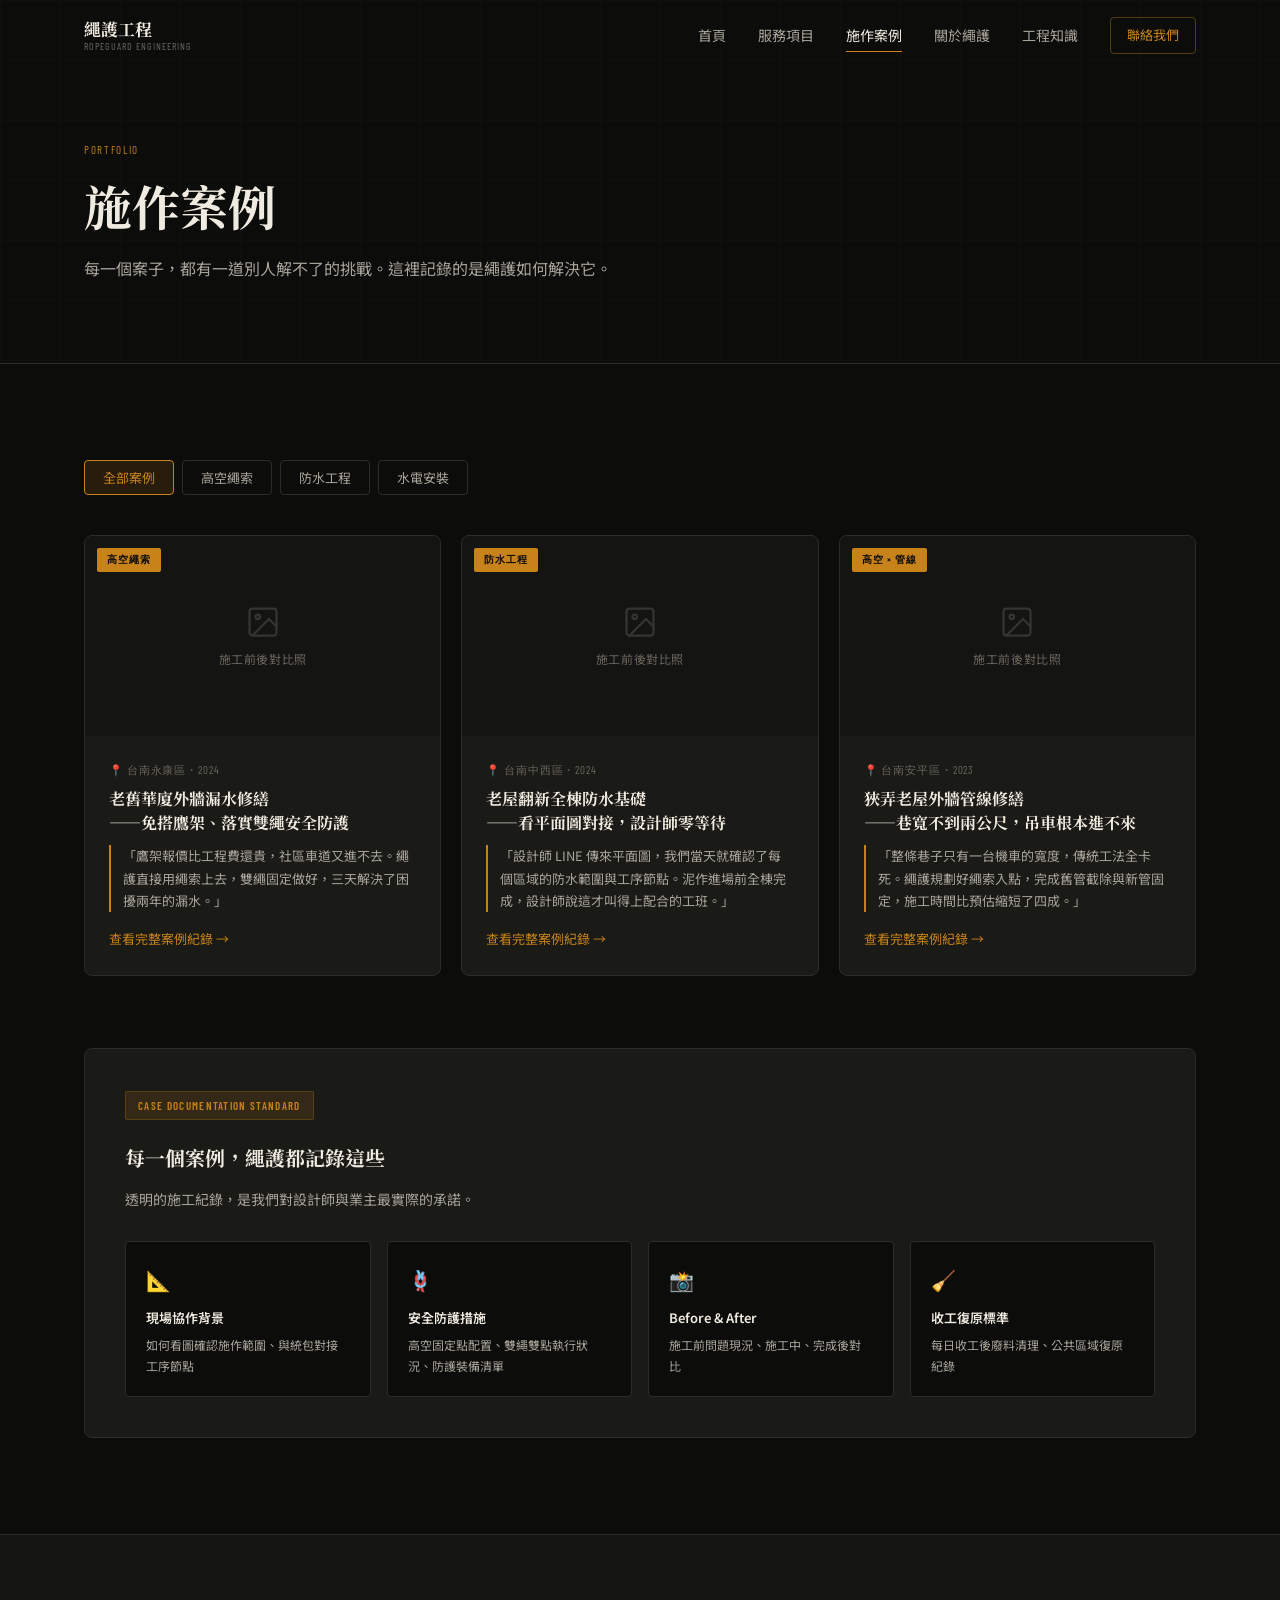
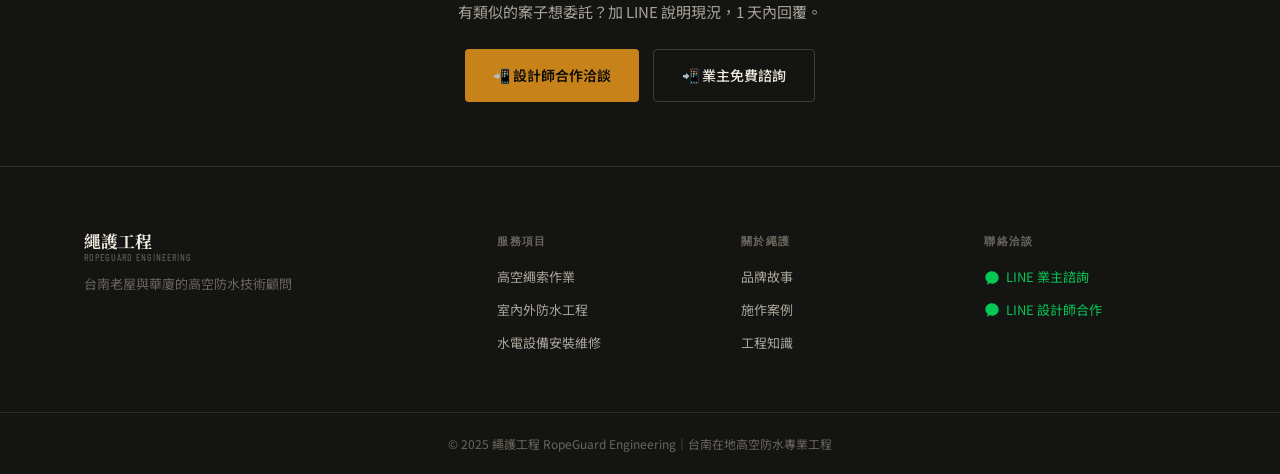
<file: portfolio.html>
<!DOCTYPE html>
<html lang="zh-TW">
<head>
  <meta charset="UTF-8" />
  <meta name="viewport" content="width=device-width, initial-scale=1.0" />
  <title>施作案例｜繩護工程 台南高空防水工程實績</title>
  <meta name="description" content="繩護工程台南實際施作案例：老華廈外牆漏水、老屋翻新防水、狹弄外牆管線修繕。免搭鷹架、看平面圖直接對接、現場安全防護確實落實。" />
  <link rel="stylesheet" href="css/style.css" />
</head>
<body>
<div id="header-placeholder"></div>

<section class="page-hero">
  <div class="container">
    <div class="page-hero-eyebrow">Portfolio</div>
    <h1>施作案例</h1>
    <p>每一個案子，都有一道別人解不了的挑戰。這裡記錄的是繩護如何解決它。</p>
  </div>
</section>

<section class="section">
  <div class="container">

    <div class="portfolio-filter">
      <button class="filter-btn active">全部案例</button>
      <button class="filter-btn">高空繩索</button>
      <button class="filter-btn">防水工程</button>
      <button class="filter-btn">水電安裝</button>
    </div>

    <div class="portfolio-grid">

      <div class="case-card">
        <div class="case-img">
          <div class="case-img-placeholder"><svg width="36" height="36" viewBox="0 0 24 24" fill="none" stroke="currentColor" stroke-width="1.5"><rect x="3" y="3" width="18" height="18" rx="2"/><circle cx="8.5" cy="8.5" r="1.5"/><polyline points="21 15 16 10 5 21"/></svg>施工前後對比照</div>
          <span class="case-tag">高空繩索</span>
        </div>
        <div class="case-body">
          <div class="case-location">📍 台南永康區・2024</div>
          <div class="case-title">老舊華廈外牆漏水修繕<br>——免搭鷹架、落實雙繩安全防護</div>
          <blockquote class="case-quote">「鷹架報價比工程費還貴，社區車道又進不去。繩護直接用繩索上去，雙繩固定做好，三天解決了困擾兩年的漏水。」</blockquote>
          <a href="portfolio/case-01.html" class="case-link">查看完整案例紀錄 →</a>
        </div>
      </div>

      <div class="case-card">
        <div class="case-img">
          <div class="case-img-placeholder"><svg width="36" height="36" viewBox="0 0 24 24" fill="none" stroke="currentColor" stroke-width="1.5"><rect x="3" y="3" width="18" height="18" rx="2"/><circle cx="8.5" cy="8.5" r="1.5"/><polyline points="21 15 16 10 5 21"/></svg>施工前後對比照</div>
          <span class="case-tag">防水工程</span>
        </div>
        <div class="case-body">
          <div class="case-location">📍 台南中西區・2024</div>
          <div class="case-title">老屋翻新全棟防水基礎<br>——看平面圖對接，設計師零等待</div>
          <blockquote class="case-quote">「設計師 LINE 傳來平面圖，我們當天就確認了每個區域的防水範圍與工序節點。泥作進場前全棟完成，設計師說這才叫得上配合的工班。」</blockquote>
          <a href="portfolio/case-02.html" class="case-link">查看完整案例紀錄 →</a>
        </div>
      </div>

      <div class="case-card">
        <div class="case-img">
          <div class="case-img-placeholder"><svg width="36" height="36" viewBox="0 0 24 24" fill="none" stroke="currentColor" stroke-width="1.5"><rect x="3" y="3" width="18" height="18" rx="2"/><circle cx="8.5" cy="8.5" r="1.5"/><polyline points="21 15 16 10 5 21"/></svg>施工前後對比照</div>
          <span class="case-tag">高空 × 管線</span>
        </div>
        <div class="case-body">
          <div class="case-location">📍 台南安平區・2023</div>
          <div class="case-title">狹弄老屋外牆管線修繕<br>——巷寬不到兩公尺，吊車根本進不來</div>
          <blockquote class="case-quote">「整條巷子只有一台機車的寬度，傳統工法全卡死。繩護規劃好繩索入點，完成舊管截除與新管固定，施工時間比預估縮短了四成。」</blockquote>
          <a href="portfolio/case-03.html" class="case-link">查看完整案例紀錄 →</a>
        </div>
      </div>

    </div>

    <div style="margin-top:72px;padding:40px;background:var(--bg-card);border:1px solid var(--border);border-radius:var(--radius-lg);">
      <div class="tag">Case Documentation Standard</div>
      <h3 style="font-family:'Noto Serif TC',serif;font-size:20px;font-weight:700;margin-bottom:12px;">每一個案例，繩護都記錄這些</h3>
      <p style="font-size:14px;color:var(--text-sec);margin-bottom:28px;max-width:600px;line-height:1.85;">透明的施工紀錄，是我們對設計師與業主最實際的承諾。</p>
      <div style="display:grid;grid-template-columns:repeat(4,1fr);gap:16px;">
        <div style="padding:20px;background:var(--bg);border:1px solid var(--border);border-radius:var(--radius);">
          <div style="font-size:20px;margin-bottom:10px;">📐</div>
          <div style="font-size:13px;font-weight:600;margin-bottom:6px;">現場協作背景</div>
          <div style="font-size:12px;color:var(--text-sec);line-height:1.7;">如何看圖確認施作範圍、與統包對接工序節點</div>
        </div>
        <div style="padding:20px;background:var(--bg);border:1px solid var(--border);border-radius:var(--radius);">
          <div style="font-size:20px;margin-bottom:10px;">🪢</div>
          <div style="font-size:13px;font-weight:600;margin-bottom:6px;">安全防護措施</div>
          <div style="font-size:12px;color:var(--text-sec);line-height:1.7;">高空固定點配置、雙繩雙點執行狀況、防護裝備清單</div>
        </div>
        <div style="padding:20px;background:var(--bg);border:1px solid var(--border);border-radius:var(--radius);">
          <div style="font-size:20px;margin-bottom:10px;">📸</div>
          <div style="font-size:13px;font-weight:600;margin-bottom:6px;">Before &amp; After</div>
          <div style="font-size:12px;color:var(--text-sec);line-height:1.7;">施工前問題現況、施工中、完成後對比</div>
        </div>
        <div style="padding:20px;background:var(--bg);border:1px solid var(--border);border-radius:var(--radius);">
          <div style="font-size:20px;margin-bottom:10px;">🧹</div>
          <div style="font-size:13px;font-weight:600;margin-bottom:6px;">收工復原標準</div>
          <div style="font-size:12px;color:var(--text-sec);line-height:1.7;">每日收工後廢料清理、公共區域復原紀錄</div>
        </div>
      </div>
    </div>

  </div>
</section>

<section class="section-sm" style="background:var(--bg-2);border-top:1px solid var(--border);">
  <div class="container" style="text-align:center;">
    <p style="font-size:15px;color:var(--text-sec);margin-bottom:24px;">有類似的案子想委託？加 LINE 說明現況，1 天內回覆。</p>
    <div style="display:flex;gap:14px;justify-content:center;flex-wrap:wrap;">
      <a href="https://line.me/R/ti/p/@377civwo" target="_blank" class="btn btn-primary">📲 設計師合作洽談</a>
      <a href="https://line.me/R/ti/p/@377civwo" target="_blank" class="btn btn-outline">📲 業主免費諮詢</a>
    </div>
  </div>
</section>

<div id="footer-placeholder"></div>
<script src="js/components.js"></script>
<script>
  document.querySelectorAll('.filter-btn').forEach(btn => {
    btn.addEventListener('click', function() {
      document.querySelectorAll('.filter-btn').forEach(b => b.classList.remove('active'));
      this.classList.add('active');
    });
  });
</script>
</body>
</html>
</file>
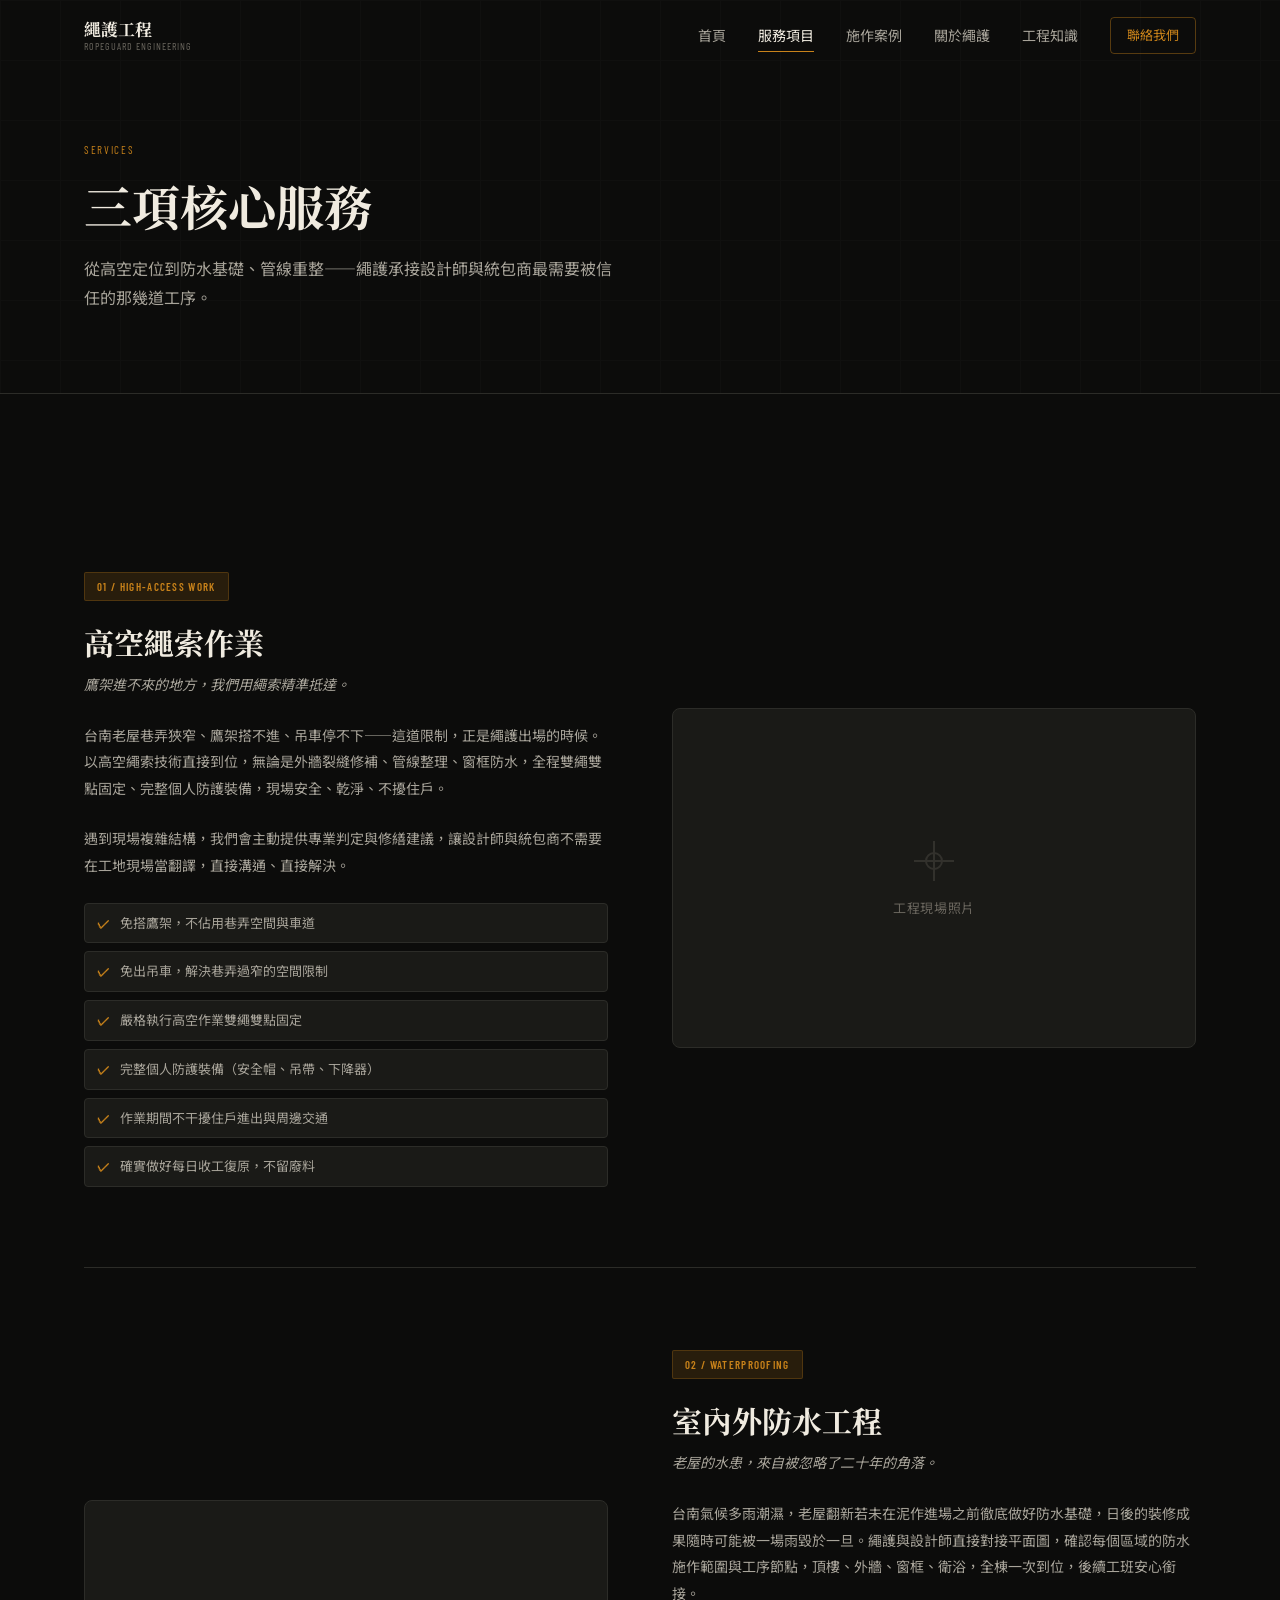
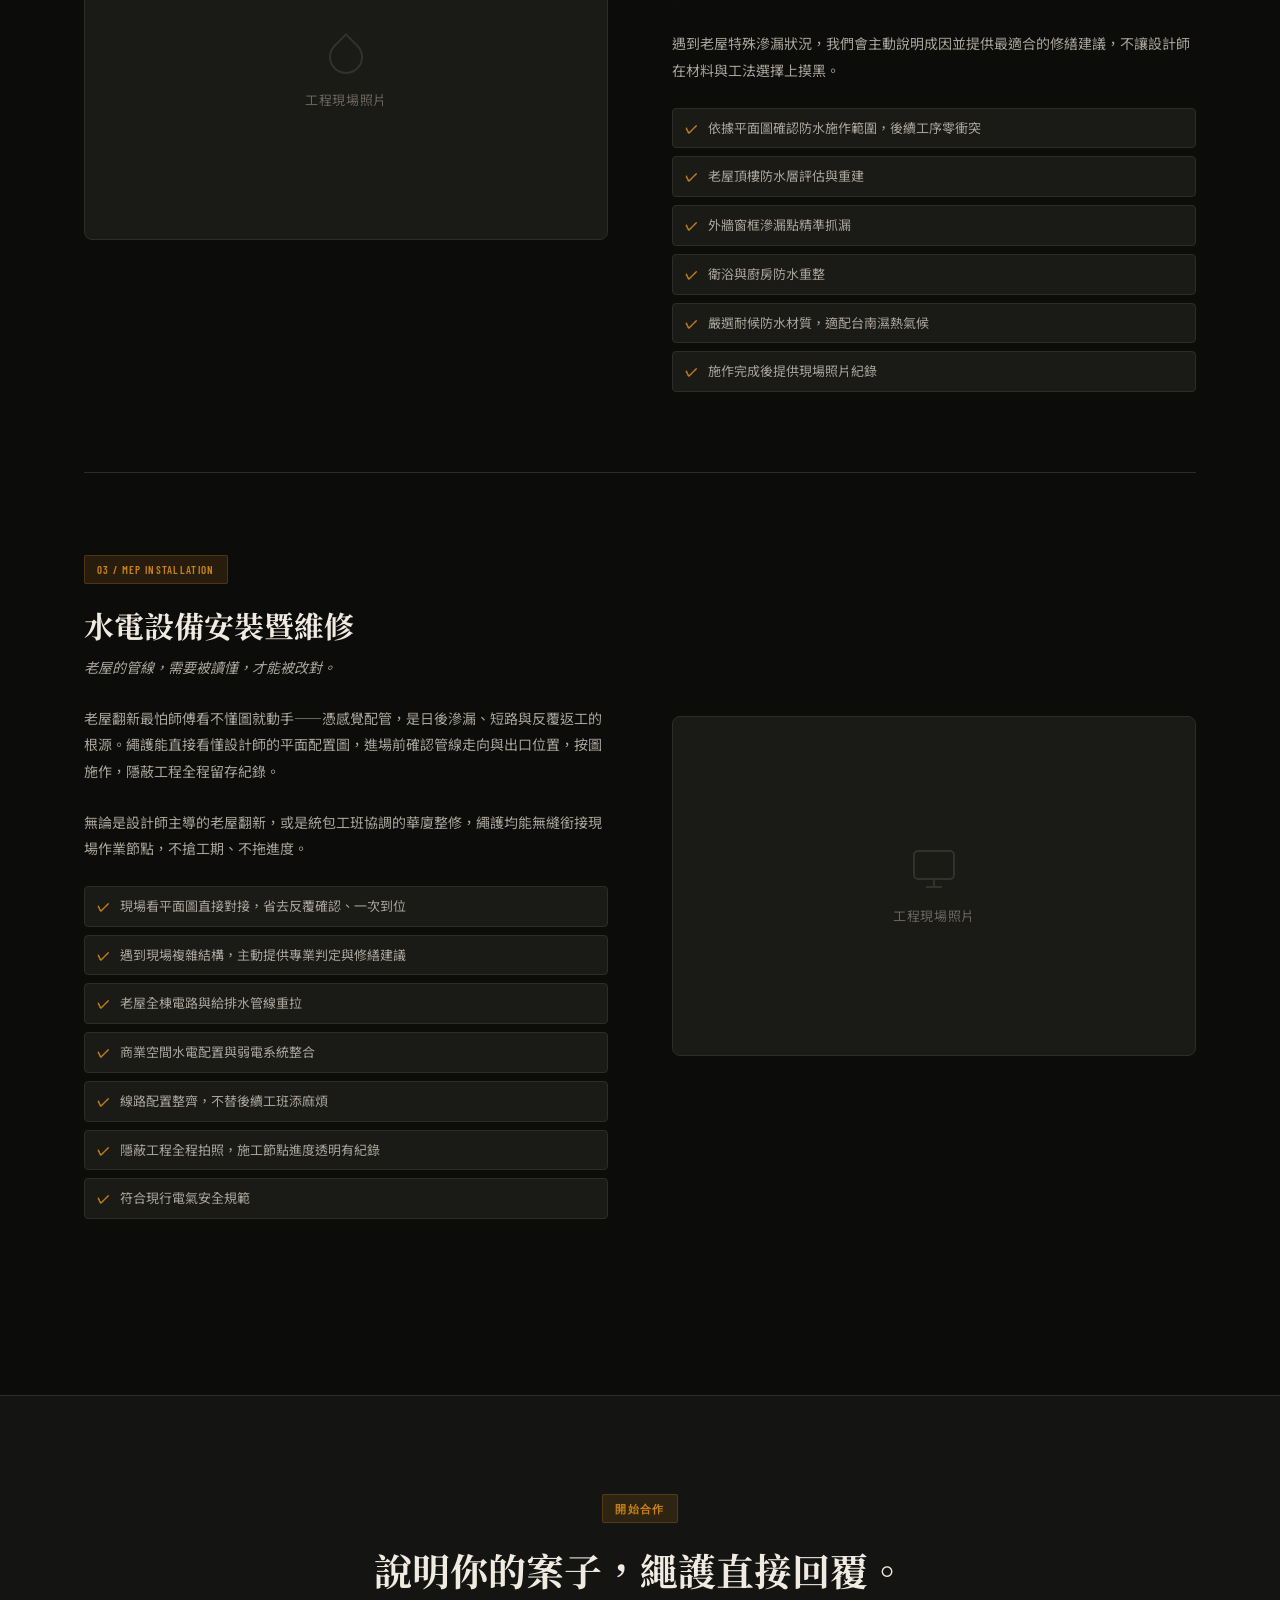
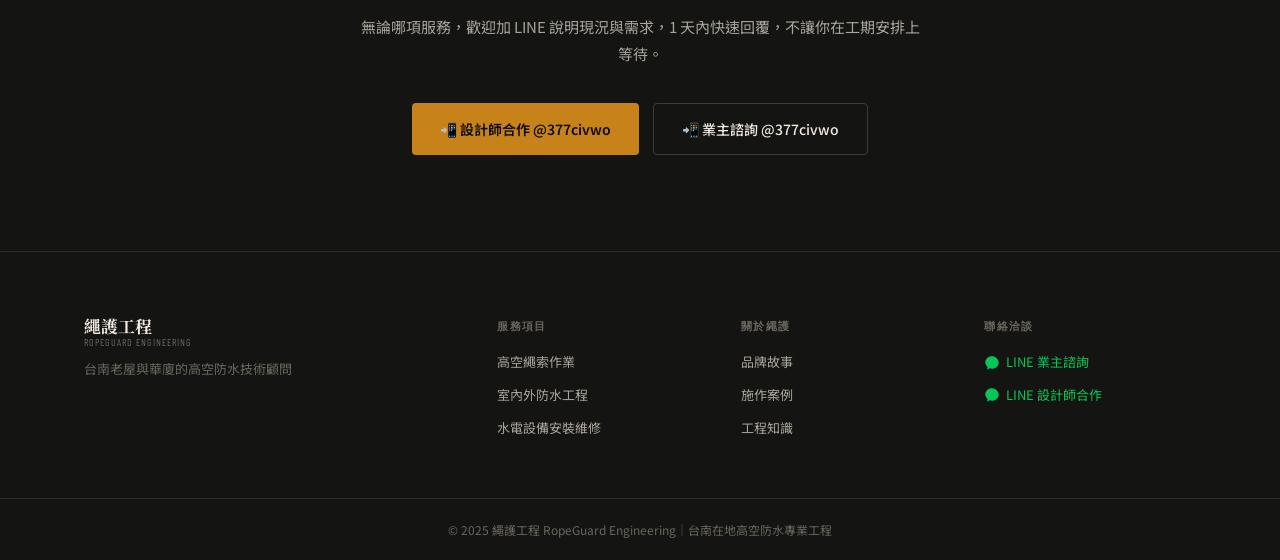
<file: services.html>
<!DOCTYPE html>
<html lang="zh-TW">
<head>
  <meta charset="UTF-8" />
  <meta name="viewport" content="width=device-width, initial-scale=1.0" />
  <title>服務項目｜繩護工程 台南高空繩索・防水・水電</title>
  <meta name="description" content="繩護工程提供台南高空繩索作業、室內外防水工程、水電設備安裝維修。專攻老屋與華廈修繕，免搭鷹架，能直接看懂設計平面圖，嚴格落實雙繩雙點安全防護。" />
  <link rel="stylesheet" href="css/style.css" />
</head>
<body>
<div id="header-placeholder"></div>

<section class="page-hero">
  <div class="container">
    <div class="page-hero-eyebrow">Services</div>
    <h1>三項核心服務</h1>
    <p>從高空定位到防水基礎、管線重整——繩護承接設計師與統包商最需要被信任的那幾道工序。</p>
  </div>
</section>

<section class="section">
  <div class="container">

    <!-- 服務1 -->
    <div id="rope" class="service-detail">
      <div class="service-detail-text">
        <div class="tag">01 / High-Access Work</div>
        <h2 class="service-detail-title">高空繩索作業</h2>
        <p class="service-detail-subtitle">鷹架進不來的地方，我們用繩索精準抵達。</p>
        <p>台南老屋巷弄狹窄、鷹架搭不進、吊車停不下——這道限制，正是繩護出場的時候。以高空繩索技術直接到位，無論是外牆裂縫修補、管線整理、窗框防水，全程雙繩雙點固定、完整個人防護裝備，現場安全、乾淨、不擾住戶。</p>
        <p>遇到現場複雜結構，我們會主動提供專業判定與修繕建議，讓設計師與統包商不需要在工地現場當翻譯，直接溝通、直接解決。</p>
        <ul class="spec-list">
          <li>免搭鷹架，不佔用巷弄空間與車道</li>
          <li>免出吊車，解決巷弄過窄的空間限制</li>
          <li>嚴格執行高空作業雙繩雙點固定</li>
          <li>完整個人防護裝備（安全帽、吊帶、下降器）</li>
          <li>作業期間不干擾住戶進出與周邊交通</li>
          <li>確實做好每日收工復原，不留廢料</li>
        </ul>
      </div>
      <div class="service-detail-visual">
        <svg width="48" height="48" viewBox="0 0 24 24" fill="none" stroke="currentColor" stroke-width="1"><path d="M12 2v20M2 12h20"/><circle cx="12" cy="12" r="4"/></svg>
        工程現場照片
      </div>
    </div>

    <!-- 服務2 -->
    <div id="waterproof" class="service-detail reverse">
      <div class="service-detail-text">
        <div class="tag">02 / Waterproofing</div>
        <h2 class="service-detail-title">室內外防水工程</h2>
        <p class="service-detail-subtitle">老屋的水患，來自被忽略了二十年的角落。</p>
        <p>台南氣候多雨潮濕，老屋翻新若未在泥作進場之前徹底做好防水基礎，日後的裝修成果隨時可能被一場雨毀於一旦。繩護與設計師直接對接平面圖，確認每個區域的防水施作範圍與工序節點，頂樓、外牆、窗框、衛浴，全棟一次到位，後續工班安心銜接。</p>
        <p>遇到老屋特殊滲漏狀況，我們會主動說明成因並提供最適合的修繕建議，不讓設計師在材料與工法選擇上摸黑。</p>
        <ul class="spec-list">
          <li>依據平面圖確認防水施作範圍，後續工序零衝突</li>
          <li>老屋頂樓防水層評估與重建</li>
          <li>外牆窗框滲漏點精準抓漏</li>
          <li>衛浴與廚房防水重整</li>
          <li>嚴選耐候防水材質，適配台南濕熱氣候</li>
          <li>施作完成後提供現場照片紀錄</li>
        </ul>
      </div>
      <div class="service-detail-visual">
        <svg width="48" height="48" viewBox="0 0 24 24" fill="none" stroke="currentColor" stroke-width="1"><path d="M12 2.69l5.66 5.66a8 8 0 1 1-11.31 0z"/></svg>
        工程現場照片
      </div>
    </div>

    <!-- 服務3 -->
    <div id="electric" class="service-detail">
      <div class="service-detail-text">
        <div class="tag">03 / MEP Installation</div>
        <h2 class="service-detail-title">水電設備安裝暨維修</h2>
        <p class="service-detail-subtitle">老屋的管線，需要被讀懂，才能被改對。</p>
        <p>老屋翻新最怕師傅看不懂圖就動手——憑感覺配管，是日後滲漏、短路與反覆返工的根源。繩護能直接看懂設計師的平面配置圖，進場前確認管線走向與出口位置，按圖施作，隱蔽工程全程留存紀錄。</p>
        <p>無論是設計師主導的老屋翻新，或是統包工班協調的華廈整修，繩護均能無縫銜接現場作業節點，不搶工期、不拖進度。</p>
        <ul class="spec-list">
          <li>現場看平面圖直接對接，省去反覆確認、一次到位</li>
          <li>遇到現場複雜結構，主動提供專業判定與修繕建議</li>
          <li>老屋全棟電路與給排水管線重拉</li>
          <li>商業空間水電配置與弱電系統整合</li>
          <li>線路配置整齊，不替後續工班添麻煩</li>
          <li>隱蔽工程全程拍照，施工節點進度透明有紀錄</li>
          <li>符合現行電氣安全規範</li>
        </ul>
      </div>
      <div class="service-detail-visual">
        <svg width="48" height="48" viewBox="0 0 24 24" fill="none" stroke="currentColor" stroke-width="1"><rect x="2" y="3" width="20" height="14" rx="2"/><line x1="8" y1="21" x2="16" y2="21"/><line x1="12" y1="17" x2="12" y2="21"/></svg>
        工程現場照片
      </div>
    </div>

  </div>
</section>

<section class="section" style="background:var(--bg-2);border-top:1px solid var(--border);">
  <div class="container" style="text-align:center;max-width:640px;margin:0 auto;">
    <div class="tag" style="justify-content:center;">開始合作</div>
    <h2 class="section-heading">說明你的案子，繩護直接回覆。</h2>
    <p class="section-sub" style="margin:0 auto 36px;">無論哪項服務，歡迎加 LINE 說明現況與需求，1 天內快速回覆，不讓你在工期安排上等待。</p>
    <div style="display:flex;gap:14px;justify-content:center;flex-wrap:wrap;">
      <a href="https://line.me/R/ti/p/@377civwo" target="_blank" class="btn btn-primary">📲 設計師合作 @377civwo</a>
      <a href="https://line.me/R/ti/p/@377civwo" target="_blank" class="btn btn-outline">📲 業主諮詢 @377civwo</a>
    </div>
  </div>
</section>

<div id="footer-placeholder"></div>
<script src="js/components.js"></script>
</body>
</html>
</file>
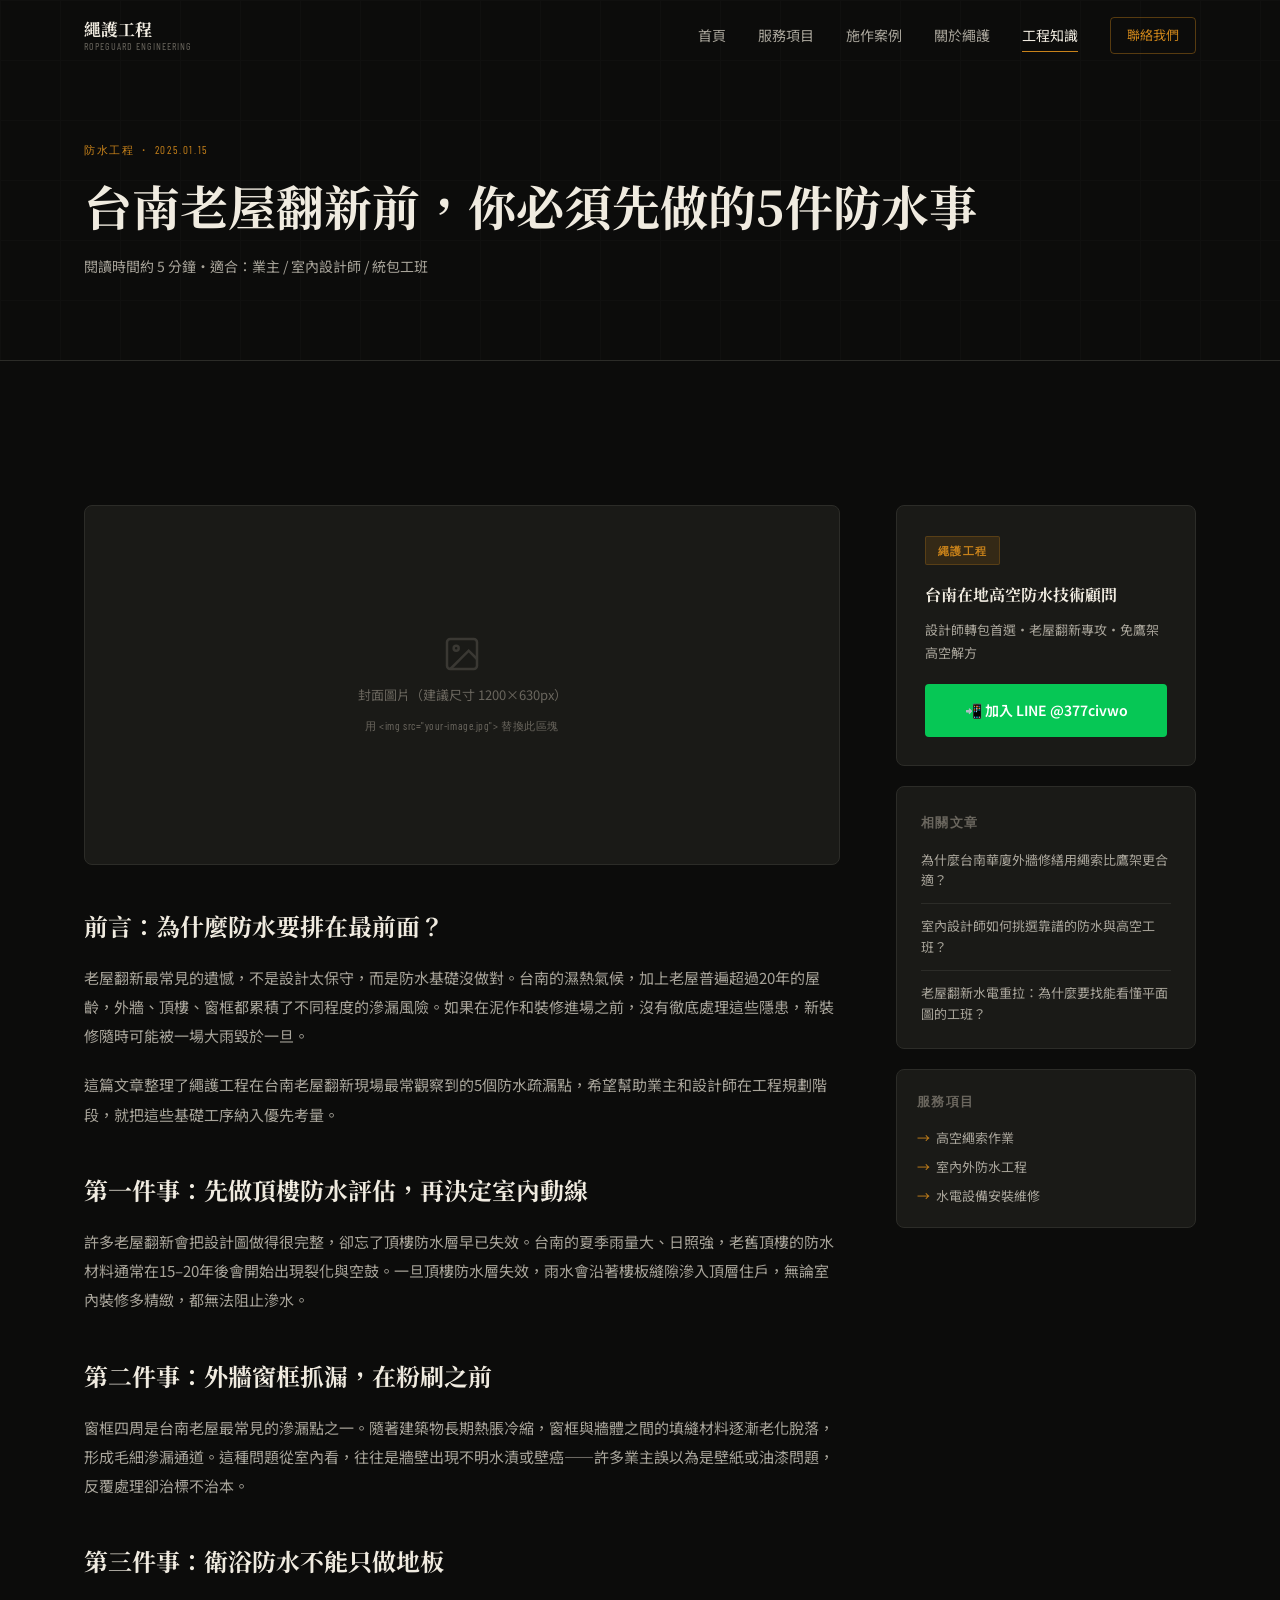
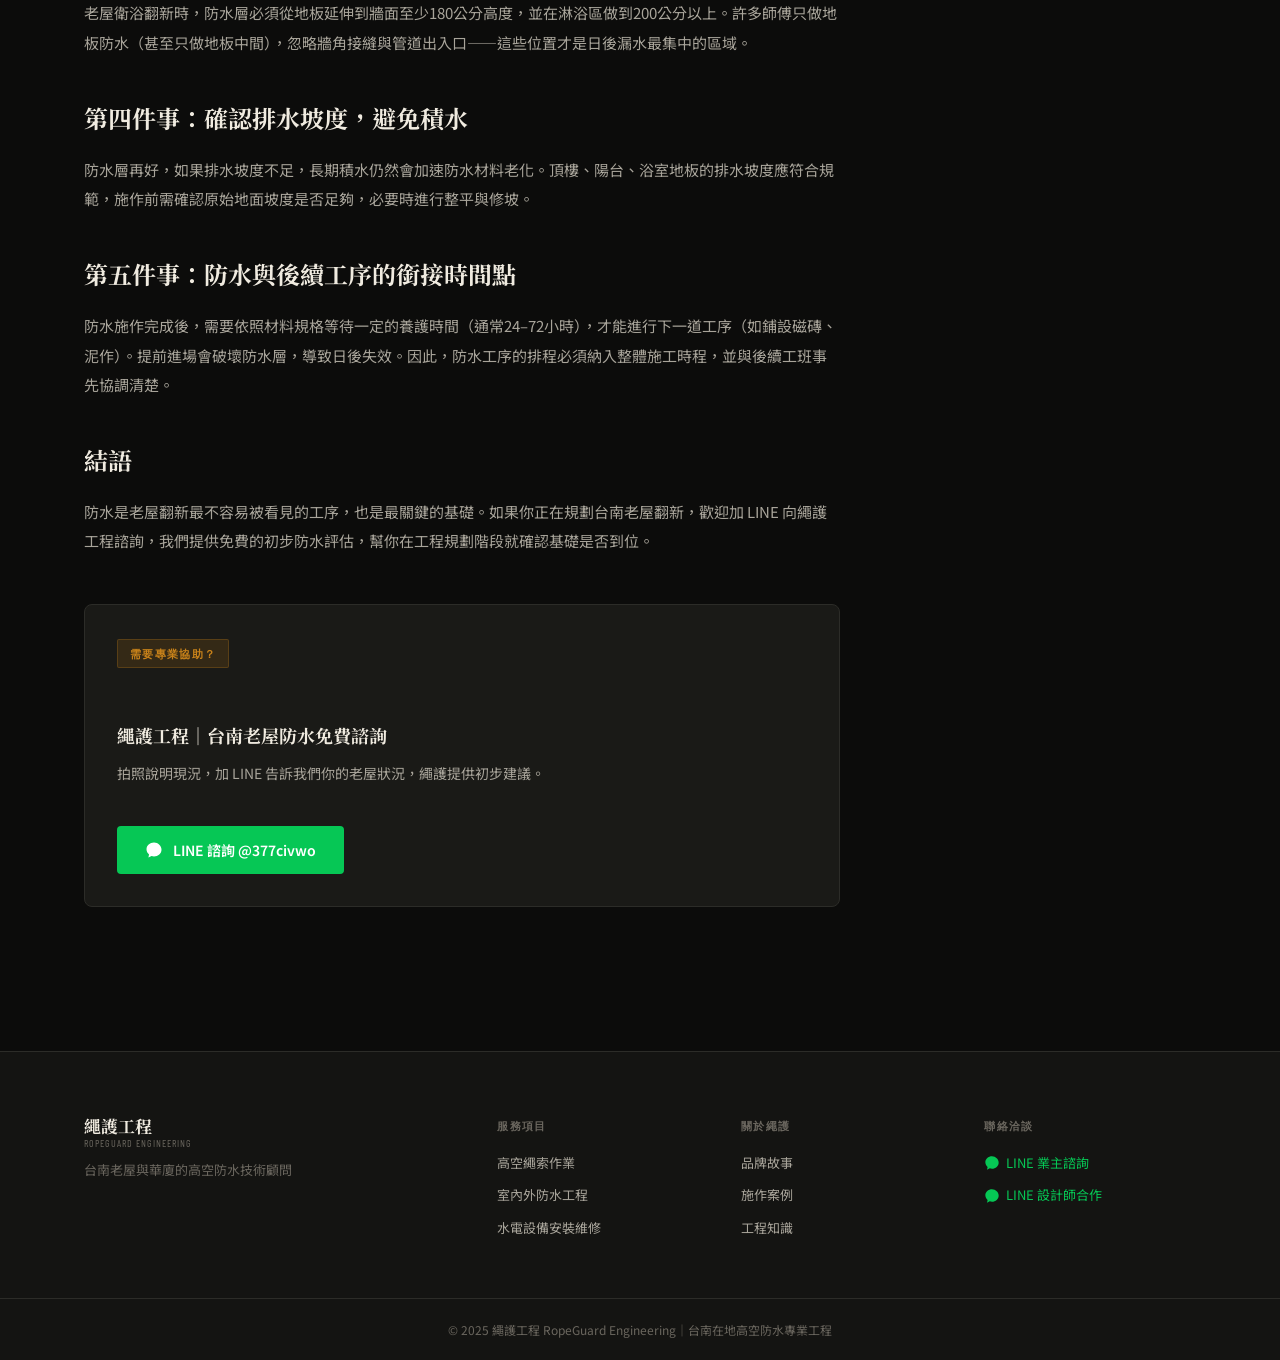
<file: blog/post-template.html>
<!DOCTYPE html>
<html lang="zh-TW">
<head>
  <meta charset="UTF-8" />
  <meta name="viewport" content="width=device-width, initial-scale=1.0" />
  <!-- ★ 修改以下三行：標題、描述、關鍵字 -->
  <title>文章標題｜繩護工程 台南高空防水工程</title>
  <meta name="description" content="文章摘要，約100字，放入主要關鍵字（如：台南老屋防水、台南高空繩索作業）" />
  <meta name="keywords" content="台南老屋防水,台南高空繩索作業,台南室內設計師工班" />
  <link rel="stylesheet" href="../css/style.css" />
</head>
<body>
<div id="header-placeholder"></div>

<!-- ★ 文章 Hero -->
<section class="page-hero">
  <div class="container">
    <!-- ★ 修改類別與日期 -->
    <div class="page-hero-eyebrow">防水工程 ・ 2025.01.15</div>
    <!-- ★ 修改標題 -->
    <h1>台南老屋翻新前，你必須先做的5件防水事</h1>
    <p style="color:var(--text-sec);font-size:14px;margin-top:16px;">閱讀時間約 5 分鐘・適合：業主 / 室內設計師 / 統包工班</p>
  </div>
</section>

<section style="padding:72px 0;">
  <div class="container">
    <div class="post-layout">

      <!-- ★ 文章內容區 -->
      <article class="post-content">

        <!-- ★ 封面圖區（放上圖片後移除 placeholder） -->
        <div style="height:360px;background:var(--bg-card);border:1px solid var(--border);border-radius:var(--radius-lg);display:flex;align-items:center;justify-content:center;color:var(--text-dim);margin-bottom:40px;font-size:13px;flex-direction:column;gap:10px;">
          <svg width="40" height="40" viewBox="0 0 24 24" fill="none" stroke="currentColor" stroke-width="1.5" opacity="0.4"><rect x="3" y="3" width="18" height="18" rx="2"/><circle cx="8.5" cy="8.5" r="1.5"/><polyline points="21 15 16 10 5 21"/></svg>
          封面圖片（建議尺寸 1200×630px）<br>
          <span style="font-size:11px;font-family:'Barlow Condensed',sans-serif;letter-spacing:0.05em;">用 &lt;img src="your-image.jpg"&gt; 替換此區塊</span>
        </div>

        <!-- ★ 以下開始撰寫文章內容 -->

        <h2>前言：為什麼防水要排在最前面？</h2>
        <p>
          老屋翻新最常見的遺憾，不是設計太保守，而是防水基礎沒做對。台南的濕熱氣候，加上老屋普遍超過20年的屋齡，外牆、頂樓、窗框都累積了不同程度的滲漏風險。如果在泥作和裝修進場之前，沒有徹底處理這些隱患，新裝修隨時可能被一場大雨毀於一旦。
        </p>
        <p>
          這篇文章整理了繩護工程在台南老屋翻新現場最常觀察到的5個防水疏漏點，希望幫助業主和設計師在工程規劃階段，就把這些基礎工序納入優先考量。
        </p>

        <h2>第一件事：先做頂樓防水評估，再決定室內動線</h2>
        <p>
          許多老屋翻新會把設計圖做得很完整，卻忘了頂樓防水層早已失效。台南的夏季雨量大、日照強，老舊頂樓的防水材料通常在15–20年後會開始出現裂化與空鼓。一旦頂樓防水層失效，雨水會沿著樓板縫隙滲入頂層住戶，無論室內裝修多精緻，都無法阻止滲水。
        </p>

        <!-- ★ 插圖範例（需要時取消註解） -->
        <!--
        <div style="border-radius:var(--radius-lg);overflow:hidden;margin:32px 0;">
          <img src="images/rooftop-waterproof.jpg" alt="台南老屋頂樓防水層重建現場" style="width:100%;display:block;" />
          <p style="font-size:12px;color:var(--text-dim);padding:10px 0;text-align:center;">頂樓防水層施作前後對比，台南中西區老屋翻新案</p>
        </div>
        -->

        <h2>第二件事：外牆窗框抓漏，在粉刷之前</h2>
        <p>
          窗框四周是台南老屋最常見的滲漏點之一。隨著建築物長期熱脹冷縮，窗框與牆體之間的填縫材料逐漸老化脫落，形成毛細滲漏通道。這種問題從室內看，往往是牆壁出現不明水漬或壁癌——許多業主誤以為是壁紙或油漆問題，反覆處理卻治標不治本。
        </p>

        <h2>第三件事：衛浴防水不能只做地板</h2>
        <p>
          老屋衛浴翻新時，防水層必須從地板延伸到牆面至少180公分高度，並在淋浴區做到200公分以上。許多師傅只做地板防水（甚至只做地板中間），忽略牆角接縫與管道出入口——這些位置才是日後漏水最集中的區域。
        </p>

        <h2>第四件事：確認排水坡度，避免積水</h2>
        <p>
          防水層再好，如果排水坡度不足，長期積水仍然會加速防水材料老化。頂樓、陽台、浴室地板的排水坡度應符合規範，施作前需確認原始地面坡度是否足夠，必要時進行整平與修坡。
        </p>

        <h2>第五件事：防水與後續工序的銜接時間點</h2>
        <p>
          防水施作完成後，需要依照材料規格等待一定的養護時間（通常24–72小時），才能進行下一道工序（如鋪設磁磚、泥作）。提前進場會破壞防水層，導致日後失效。因此，防水工序的排程必須納入整體施工時程，並與後續工班事先協調清楚。
        </p>

        <h2>結語</h2>
        <p>
          防水是老屋翻新最不容易被看見的工序，也是最關鍵的基礎。如果你正在規劃台南老屋翻新，歡迎加 LINE 向繩護工程諮詢，我們提供免費的初步防水評估，幫你在工程規劃階段就確認基礎是否到位。
        </p>

        <!-- 文章結尾 CTA -->
        <div style="margin-top:48px;padding:32px;background:var(--bg-card);border:1px solid var(--border);border-radius:var(--radius-lg);">
          <div class="tag">需要專業協助？</div>
          <h3 style="font-family:'Noto Serif TC',serif;font-size:18px;margin-bottom:10px;">繩護工程｜台南老屋防水免費諮詢</h3>
          <p style="font-size:14px;color:var(--text-sec);margin-bottom:20px;line-height:1.75;">拍照說明現況，加 LINE 告訴我們你的老屋狀況，繩護提供初步建議。</p>
          <a href="https://line.me/R/ti/p/@377civwo" target="_blank" class="line-btn" style="display:inline-flex;width:auto;padding:12px 28px;">
            <svg width="18" height="18" viewBox="0 0 24 24" fill="currentColor"><path d="M12 2C6.48 2 2 6.02 2 11c0 2.77 1.33 5.23 3.42 6.89L4.5 22l4.25-2.13C9.72 20.28 10.83 20.5 12 20.5c5.52 0 10-4.02 10-9S17.52 2 12 2z"/></svg>
            LINE 諮詢 @377civwo
          </a>
        </div>

      </article>

      <!-- ★ 側欄 -->
      <aside class="post-sidebar">
        <div class="sidebar-cta">
          <div class="tag" style="margin-bottom:16px;">繩護工程</div>
          <h4>台南在地高空防水技術顧問</h4>
          <p>設計師轉包首選・老屋翻新專攻・免鷹架高空解方</p>
          <a href="https://line.me/R/ti/p/@377civwo" target="_blank" class="line-btn">📲 加入 LINE @377civwo</a>
        </div>

        <div style="margin-top:20px;padding:24px;background:var(--bg-card);border:1px solid var(--border);border-radius:var(--radius-lg);">
          <h4 style="font-size:13px;font-family:'Barlow Condensed',sans-serif;letter-spacing:0.1em;color:var(--text-dim);text-transform:uppercase;margin-bottom:16px;">相關文章</h4>
          <div style="display:grid;gap:12px;">
            <a href="post-template.html" style="font-size:13px;color:var(--text-sec);line-height:1.6;padding-bottom:12px;border-bottom:1px solid var(--border);">為什麼台南華廈外牆修繕用繩索比鷹架更合適？</a>
            <a href="post-template.html" style="font-size:13px;color:var(--text-sec);line-height:1.6;padding-bottom:12px;border-bottom:1px solid var(--border);">室內設計師如何挑選靠譜的防水與高空工班？</a>
            <a href="post-template.html" style="font-size:13px;color:var(--text-sec);line-height:1.6;">老屋翻新水電重拉：為什麼要找能看懂平面圖的工班？</a>
          </div>
        </div>

        <div style="margin-top:20px;padding:20px;background:var(--bg-card);border:1px solid var(--border);border-radius:var(--radius-lg);">
          <h4 style="font-size:13px;font-family:'Barlow Condensed',sans-serif;letter-spacing:0.1em;color:var(--text-dim);text-transform:uppercase;margin-bottom:14px;">服務項目</h4>
          <div style="display:grid;gap:6px;">
            <a href="../services.html#rope" style="font-size:13px;color:var(--text-sec);display:flex;align-items:center;gap:6px;"><span style="color:var(--accent);">→</span>高空繩索作業</a>
            <a href="../services.html#waterproof" style="font-size:13px;color:var(--text-sec);display:flex;align-items:center;gap:6px;"><span style="color:var(--accent);">→</span>室內外防水工程</a>
            <a href="../services.html#electric" style="font-size:13px;color:var(--text-sec);display:flex;align-items:center;gap:6px;"><span style="color:var(--accent);">→</span>水電設備安裝維修</a>
          </div>
        </div>
      </aside>

    </div>
  </div>
</section>

<div id="footer-placeholder"></div>
<script>
  document.addEventListener('DOMContentLoaded', () => {
    document.querySelectorAll('.main-nav a').forEach(a => {
      const href = a.getAttribute('href');
      if (href && href.startsWith('/')) a.setAttribute('href', '..' + href);
    });
    document.querySelectorAll('.footer-col a').forEach(a => {
      const href = a.getAttribute('href');
      if (href && href.startsWith('/')) a.setAttribute('href', '..' + href);
    });
    document.querySelector('.logo')?.setAttribute('href', '../index.html');
  });
</script>
<script src="../js/components.js"></script>
</body>
</html>
</file>
<file: css/style.css>
@import url('https://fonts.googleapis.com/css2?family=Noto+Serif+TC:wght@400;600;700&family=Noto+Sans+TC:wght@300;400;500&family=Barlow+Condensed:wght@400;500;600;700&display=swap');

/* ─── CSS Variables ─────────────────────────────── */
:root {
  --bg:         #0c0c0b;
  --bg-2:       #141412;
  --bg-card:    #1a1a17;
  --border:     #2c2c28;
  --border-lit: #3e3e38;
  --text-pri:   #f0ebe0;
  --text-sec:   #a8a49a;
  --text-dim:   #6a665e;
  --accent:     #c8821a;
  --accent-dim: #9e6614;
  --accent-glow:rgba(200,130,26,0.15);
  --blue:       #4a6fa5;
  --white:      #ffffff;
  --radius:     4px;
  --radius-lg:  8px;
  --transition: 0.25s cubic-bezier(0.4,0,0.2,1);
  --container:  1160px;
  --header-h:   72px;
}

/* ─── Reset & Base ───────────────────────────────── */
*, *::before, *::after { box-sizing: border-box; margin: 0; padding: 0; }
html { scroll-behavior: smooth; }
body {
  background: var(--bg);
  color: var(--text-pri);
  font-family: 'Noto Sans TC', sans-serif;
  font-size: 16px;
  line-height: 1.75;
  -webkit-font-smoothing: antialiased;
}
img { max-width: 100%; display: block; }
a { color: inherit; text-decoration: none; }
ul { list-style: none; }

/* ─── Utility ────────────────────────────────────── */
.container { max-width: var(--container); margin: 0 auto; padding: 0 24px; }
.section { padding: 96px 0; }
.section-sm { padding: 64px 0; }
.accent { color: var(--accent); }

.tag {
  display: inline-flex;
  align-items: center;
  gap: 6px;
  font-family: 'Barlow Condensed', sans-serif;
  font-size: 11px;
  font-weight: 600;
  letter-spacing: 0.12em;
  text-transform: uppercase;
  color: var(--accent);
  background: var(--accent-glow);
  border: 1px solid rgba(200,130,26,0.25);
  padding: 4px 12px;
  border-radius: 2px;
  margin-bottom: 20px;
}

.section-heading {
  font-family: 'Noto Serif TC', serif;
  font-size: clamp(26px, 3.5vw, 38px);
  font-weight: 700;
  line-height: 1.4;
  color: var(--text-pri);
  margin-bottom: 16px;
}
.section-sub {
  font-size: 15px;
  color: var(--text-sec);
  max-width: 560px;
  line-height: 1.8;
}

.divider {
  width: 40px; height: 3px;
  background: var(--accent);
  margin: 20px 0;
}

.btn {
  display: inline-flex;
  align-items: center;
  gap: 8px;
  padding: 13px 28px;
  font-size: 14px;
  font-weight: 500;
  border-radius: var(--radius);
  transition: var(--transition);
  cursor: pointer;
  border: none;
  font-family: 'Noto Sans TC', sans-serif;
}
.btn-primary {
  background: var(--accent);
  color: var(--bg);
  font-weight: 600;
}
.btn-primary:hover { background: #d9911f; transform: translateY(-1px); }
.btn-outline {
  background: transparent;
  color: var(--text-pri);
  border: 1px solid var(--border-lit);
}
.btn-outline:hover { border-color: var(--accent); color: var(--accent); }

.trust-badge {
  display: inline-flex;
  align-items: center;
  gap: 6px;
  font-size: 12px;
  color: var(--text-sec);
  padding: 5px 10px;
  border: 1px solid var(--border);
  border-radius: 2px;
}
.trust-badge svg { color: var(--accent); flex-shrink: 0; }

/* ─── Header ─────────────────────────────────────── */
.site-header {
  position: fixed;
  top: 0; left: 0; right: 0;
  height: var(--header-h);
  z-index: 1000;
  border-bottom: 1px solid transparent;
  transition: var(--transition);
}
.site-header.scrolled {
  background: rgba(12,12,11,0.95);
  border-bottom-color: var(--border);
  backdrop-filter: blur(12px);
}
.header-inner {
  height: 100%;
  display: flex;
  align-items: center;
  justify-content: space-between;
}
.logo {
  display: flex;
  flex-direction: column;
  line-height: 1.2;
}
.logo-zh {
  font-family: 'Noto Serif TC', serif;
  font-size: 17px;
  font-weight: 700;
  color: var(--text-pri);
}
.logo-en {
  font-family: 'Barlow Condensed', sans-serif;
  font-size: 10px;
  letter-spacing: 0.1em;
  color: var(--text-dim);
  text-transform: uppercase;
}
.main-nav {
  display: flex;
  align-items: center;
  gap: 32px;
}
.main-nav a {
  font-size: 14px;
  color: var(--text-sec);
  transition: color var(--transition);
  position: relative;
}
.main-nav a:hover, .main-nav a.active { color: var(--text-pri); }
.main-nav a.active::after {
  content: '';
  position: absolute;
  bottom: -4px; left: 0; right: 0;
  height: 1px;
  background: var(--accent);
}
.main-nav a.nav-cta {
  color: var(--accent);
  border: 1px solid rgba(200,130,26,0.4);
  padding: 6px 16px;
  border-radius: var(--radius);
  font-size: 13px;
}
.main-nav a.nav-cta:hover {
  background: var(--accent-glow);
}

.hamburger {
  display: none;
  flex-direction: column;
  gap: 5px;
  background: none;
  border: none;
  cursor: pointer;
  padding: 4px;
}
.hamburger span {
  display: block;
  width: 22px; height: 2px;
  background: var(--text-pri);
  transition: var(--transition);
}

/* ─── Hero ───────────────────────────────────────── */
.hero {
  min-height: 100vh;
  display: flex;
  align-items: center;
  position: relative;
  overflow: hidden;
  padding-top: var(--header-h);
}
.hero-bg {
  position: absolute;
  inset: 0;
  background:
    linear-gradient(135deg, rgba(200,130,26,0.06) 0%, transparent 50%),
    linear-gradient(to bottom, rgba(12,12,11,0.3) 0%, var(--bg) 100%);
  z-index: 1;
}
.hero-grid {
  position: absolute;
  inset: 0;
  background-image:
    linear-gradient(var(--border) 1px, transparent 1px),
    linear-gradient(90deg, var(--border) 1px, transparent 1px);
  background-size: 60px 60px;
  opacity: 0.3;
  z-index: 0;
}
.hero-content {
  position: relative;
  z-index: 2;
  max-width: 720px;
}
.hero-number {
  font-family: 'Barlow Condensed', sans-serif;
  font-size: 11px;
  letter-spacing: 0.15em;
  color: var(--accent);
  text-transform: uppercase;
  margin-bottom: 24px;
  display: flex;
  align-items: center;
  gap: 12px;
}
.hero-number::after {
  content: '';
  display: block;
  width: 48px; height: 1px;
  background: var(--accent);
}
.hero-h1 {
  font-family: 'Noto Serif TC', serif;
  font-size: clamp(32px, 5vw, 58px);
  font-weight: 700;
  line-height: 1.3;
  color: var(--text-pri);
  margin-bottom: 24px;
}
.hero-h1 em {
  font-style: normal;
  color: var(--accent);
}
.hero-desc {
  font-size: 16px;
  color: var(--text-sec);
  line-height: 1.85;
  margin-bottom: 40px;
  max-width: 560px;
}
.hero-cta {
  display: flex;
  gap: 14px;
  flex-wrap: wrap;
  margin-bottom: 48px;
}
.hero-badges {
  display: flex;
  gap: 10px;
  flex-wrap: wrap;
}

/* ─── Services ───────────────────────────────────── */
.services-grid {
  display: grid;
  grid-template-columns: repeat(3, 1fr);
  gap: 2px;
  background: var(--border);
  border: 1px solid var(--border);
  border-radius: var(--radius-lg);
  overflow: hidden;
}
.service-card {
  background: var(--bg-card);
  padding: 40px 32px;
  transition: var(--transition);
  position: relative;
  overflow: hidden;
}
.service-card::before {
  content: '';
  position: absolute;
  top: 0; left: 0; right: 0;
  height: 3px;
  background: var(--accent);
  transform: scaleX(0);
  transform-origin: left;
  transition: transform var(--transition);
}
.service-card:hover::before { transform: scaleX(1); }
.service-card:hover { background: #1f1f1c; }
.service-icon {
  width: 48px; height: 48px;
  background: var(--accent-glow);
  border: 1px solid rgba(200,130,26,0.2);
  border-radius: var(--radius);
  display: flex;
  align-items: center;
  justify-content: center;
  margin-bottom: 24px;
  color: var(--accent);
  font-size: 22px;
}
.service-num {
  font-family: 'Barlow Condensed', sans-serif;
  font-size: 11px;
  color: var(--text-dim);
  letter-spacing: 0.1em;
  margin-bottom: 10px;
}
.service-title {
  font-family: 'Noto Serif TC', serif;
  font-size: 20px;
  font-weight: 700;
  margin-bottom: 16px;
  color: var(--text-pri);
}
.service-desc {
  font-size: 14px;
  color: var(--text-sec);
  line-height: 1.85;
  margin-bottom: 24px;
}
.service-points li {
  font-size: 13px;
  color: var(--text-sec);
  padding: 6px 0;
  border-top: 1px solid var(--border);
  display: flex;
  align-items: flex-start;
  gap: 8px;
}
.service-points li::before {
  content: '✓';
  color: var(--accent);
  font-family: 'Barlow Condensed', sans-serif;
  font-weight: 700;
  flex-shrink: 0;
  margin-top: 1px;
}

/* ─── Cases ──────────────────────────────────────── */
.cases-grid {
  display: grid;
  grid-template-columns: repeat(3, 1fr);
  gap: 20px;
}
.case-card {
  background: var(--bg-card);
  border: 1px solid var(--border);
  border-radius: var(--radius-lg);
  overflow: hidden;
  transition: var(--transition);
  display: flex;
  flex-direction: column;
}
.case-card:hover { border-color: var(--border-lit); transform: translateY(-3px); }
.case-img {
  height: 200px;
  background: var(--bg-2);
  position: relative;
  display: flex;
  align-items: center;
  justify-content: center;
  overflow: hidden;
}
.case-img-placeholder {
  position: absolute;
  inset: 0;
  display: flex;
  flex-direction: column;
  align-items: center;
  justify-content: center;
  gap: 8px;
  color: var(--text-dim);
  font-size: 12px;
  letter-spacing: 0.05em;
}
.case-img-placeholder svg { opacity: 0.4; }
.case-tag {
  position: absolute;
  top: 12px; left: 12px;
  font-family: 'Barlow Condensed', sans-serif;
  font-size: 10px;
  font-weight: 600;
  letter-spacing: 0.1em;
  text-transform: uppercase;
  color: var(--bg);
  background: var(--accent);
  padding: 3px 10px;
  border-radius: 2px;
}
.case-body {
  padding: 24px;
  flex: 1;
  display: flex;
  flex-direction: column;
}
.case-location {
  font-size: 11px;
  color: var(--text-dim);
  font-family: 'Barlow Condensed', sans-serif;
  letter-spacing: 0.08em;
  margin-bottom: 8px;
}
.case-title {
  font-family: 'Noto Serif TC', serif;
  font-size: 16px;
  font-weight: 700;
  margin-bottom: 10px;
  line-height: 1.5;
}
.case-quote {
  font-size: 13px;
  color: var(--text-sec);
  border-left: 2px solid var(--accent);
  padding-left: 12px;
  font-style: normal;
  line-height: 1.7;
  margin-bottom: 16px;
  flex: 1;
}
.case-link {
  font-size: 13px;
  color: var(--accent);
  display: flex;
  align-items: center;
  gap: 4px;
  transition: gap var(--transition);
}
.case-link:hover { gap: 8px; }

/* ─── Trust Section ──────────────────────────────── */
.trust-section {
  background: var(--bg-2);
  border-top: 1px solid var(--border);
  border-bottom: 1px solid var(--border);
}
.trust-grid {
  display: grid;
  grid-template-columns: repeat(3, 1fr);
  gap: 1px;
  background: var(--border);
}
.trust-item {
  background: var(--bg-2);
  padding: 48px 40px;
  text-align: center;
}
.trust-num {
  font-family: 'Barlow Condensed', sans-serif;
  font-size: 52px;
  font-weight: 700;
  color: var(--accent);
  line-height: 1;
  margin-bottom: 8px;
}
.trust-label {
  font-size: 14px;
  color: var(--text-sec);
}

/* ─── CTA Block ──────────────────────────────────── */
.cta-block {
  background: var(--bg-card);
  border: 1px solid var(--border);
  border-radius: var(--radius-lg);
  padding: 64px 56px;
  display: grid;
  grid-template-columns: 1fr 1fr;
  gap: 48px;
  position: relative;
  overflow: hidden;
}
.cta-block::before {
  content: '';
  position: absolute;
  top: -80px; right: -80px;
  width: 280px; height: 280px;
  background: radial-gradient(circle, var(--accent-glow) 0%, transparent 70%);
  pointer-events: none;
}
.cta-item h3 {
  font-family: 'Noto Serif TC', serif;
  font-size: 20px;
  font-weight: 700;
  margin-bottom: 12px;
}
.cta-item p {
  font-size: 14px;
  color: var(--text-sec);
  line-height: 1.85;
  margin-bottom: 24px;
}
.cta-divider {
  width: 1px;
  background: var(--border);
  position: absolute;
  top: 48px; bottom: 48px;
  left: 50%;
}

/* ─── Page Hero ──────────────────────────────────── */
.page-hero {
  padding: 140px 0 80px;
  border-bottom: 1px solid var(--border);
  position: relative;
  overflow: hidden;
}
.page-hero::before {
  content: '';
  position: absolute;
  top: 0; left: 0; right: 0; bottom: 0;
  background-image:
    linear-gradient(var(--border) 1px, transparent 1px),
    linear-gradient(90deg, var(--border) 1px, transparent 1px);
  background-size: 60px 60px;
  opacity: 0.15;
}
.page-hero .container { position: relative; z-index: 1; }
.page-hero-eyebrow {
  font-family: 'Barlow Condensed', sans-serif;
  font-size: 11px;
  letter-spacing: 0.15em;
  text-transform: uppercase;
  color: var(--accent);
  margin-bottom: 16px;
}
.page-hero h1 {
  font-family: 'Noto Serif TC', serif;
  font-size: clamp(28px, 4vw, 48px);
  font-weight: 700;
  margin-bottom: 16px;
  line-height: 1.3;
}
.page-hero p {
  font-size: 16px;
  color: var(--text-sec);
  max-width: 540px;
  line-height: 1.85;
}

/* ─── About ──────────────────────────────────────── */
.about-story {
  max-width: 760px;
}
.about-story p {
  font-size: 16px;
  color: var(--text-sec);
  line-height: 2;
  margin-bottom: 24px;
}
.about-story p strong {
  color: var(--text-pri);
  font-weight: 500;
}
.about-pillars {
  display: grid;
  grid-template-columns: repeat(3, 1fr);
  gap: 20px;
  margin-top: 64px;
}
.pillar {
  padding: 32px 28px;
  background: var(--bg-card);
  border: 1px solid var(--border);
  border-radius: var(--radius-lg);
}
.pillar-icon {
  font-size: 28px;
  margin-bottom: 16px;
  display: block;
}
.pillar h4 {
  font-family: 'Noto Serif TC', serif;
  font-size: 16px;
  font-weight: 700;
  margin-bottom: 10px;
}
.pillar p {
  font-size: 13px;
  color: var(--text-sec);
  line-height: 1.8;
}

/* ─── Services Page ──────────────────────────────── */
.service-detail {
  display: grid;
  grid-template-columns: 1fr 1fr;
  gap: 64px;
  align-items: center;
  padding: 80px 0;
  border-bottom: 1px solid var(--border);
}
.service-detail:last-child { border-bottom: none; }
.service-detail.reverse { direction: rtl; }
.service-detail.reverse > * { direction: ltr; }
.service-detail-text {}
.service-detail-visual {
  background: var(--bg-card);
  border: 1px solid var(--border);
  border-radius: var(--radius-lg);
  height: 340px;
  display: flex;
  align-items: center;
  justify-content: center;
  color: var(--text-dim);
  font-size: 13px;
  letter-spacing: 0.05em;
  flex-direction: column;
  gap: 12px;
}
.service-detail-visual svg { opacity: 0.3; }
.service-detail-title {
  font-family: 'Noto Serif TC', serif;
  font-size: clamp(22px, 3vw, 30px);
  font-weight: 700;
  margin-bottom: 8px;
  line-height: 1.4;
}
.service-detail-subtitle {
  font-size: 14px;
  color: var(--accent);
  margin-bottom: 20px;
  font-style: italic;
}
.service-detail p {
  font-size: 14px;
  color: var(--text-sec);
  line-height: 1.9;
  margin-bottom: 24px;
}
.spec-list {
  display: grid;
  gap: 8px;
}
.spec-list li {
  display: flex;
  gap: 10px;
  font-size: 13px;
  color: var(--text-sec);
  padding: 8px 12px;
  background: var(--bg-card);
  border: 1px solid var(--border);
  border-radius: var(--radius);
  align-items: flex-start;
}
.spec-list li::before {
  content: '✓';
  color: var(--accent);
  font-family: 'Barlow Condensed', sans-serif;
  font-weight: 700;
  flex-shrink: 0;
}

/* ─── Portfolio Page ─────────────────────────────── */
.portfolio-filter {
  display: flex;
  gap: 8px;
  margin-bottom: 40px;
  flex-wrap: wrap;
}
.filter-btn {
  padding: 7px 18px;
  font-size: 13px;
  border: 1px solid var(--border);
  background: transparent;
  color: var(--text-sec);
  border-radius: var(--radius);
  cursor: pointer;
  transition: var(--transition);
  font-family: 'Noto Sans TC', sans-serif;
}
.filter-btn:hover, .filter-btn.active {
  border-color: var(--accent);
  color: var(--accent);
  background: var(--accent-glow);
}
.portfolio-grid {
  display: grid;
  grid-template-columns: repeat(3, 1fr);
  gap: 20px;
}

/* ─── Contact Page ───────────────────────────────── */
.contact-grid {
  display: grid;
  grid-template-columns: 1fr 1fr;
  gap: 64px;
}
.contact-card {
  background: var(--bg-card);
  border: 1px solid var(--border);
  border-radius: var(--radius-lg);
  padding: 40px 36px;
}
.contact-card h3 {
  font-family: 'Noto Serif TC', serif;
  font-size: 20px;
  font-weight: 700;
  margin-bottom: 8px;
}
.contact-card .sub {
  font-size: 13px;
  color: var(--text-sec);
  margin-bottom: 28px;
  line-height: 1.7;
}
.contact-method {
  display: flex;
  align-items: center;
  gap: 14px;
  padding: 16px;
  background: var(--bg);
  border: 1px solid var(--border);
  border-radius: var(--radius);
  margin-bottom: 12px;
  transition: var(--transition);
}
.contact-method:hover { border-color: var(--accent); }
.contact-method-icon {
  width: 36px; height: 36px;
  background: var(--accent-glow);
  border-radius: var(--radius);
  display: flex;
  align-items: center;
  justify-content: center;
  color: var(--accent);
  flex-shrink: 0;
}
.contact-method-text small {
  display: block;
  font-size: 11px;
  color: var(--text-dim);
  margin-bottom: 2px;
  letter-spacing: 0.05em;
}
.contact-method-text strong {
  font-size: 14px;
  font-weight: 500;
}
.line-btn {
  display: flex;
  align-items: center;
  justify-content: center;
  gap: 10px;
  width: 100%;
  padding: 14px;
  background: #06C755;
  color: #fff;
  border-radius: var(--radius);
  font-size: 14px;
  font-weight: 600;
  margin-top: 20px;
  transition: var(--transition);
}
.line-btn:hover { background: #05b34c; transform: translateY(-1px); }

/* ─── Blog ───────────────────────────────────────── */
.blog-grid {
  display: grid;
  grid-template-columns: repeat(3, 1fr);
  gap: 20px;
}
.blog-card {
  background: var(--bg-card);
  border: 1px solid var(--border);
  border-radius: var(--radius-lg);
  overflow: hidden;
  transition: var(--transition);
}
.blog-card:hover { border-color: var(--border-lit); transform: translateY(-2px); }
.blog-card-img {
  height: 160px;
  background: var(--bg-2);
  display: flex;
  align-items: center;
  justify-content: center;
  color: var(--text-dim);
  font-size: 12px;
}
.blog-card-body { padding: 24px; }
.blog-meta {
  display: flex;
  gap: 12px;
  font-size: 11px;
  color: var(--text-dim);
  font-family: 'Barlow Condensed', sans-serif;
  letter-spacing: 0.05em;
  margin-bottom: 10px;
}
.blog-card-title {
  font-family: 'Noto Serif TC', serif;
  font-size: 16px;
  font-weight: 700;
  margin-bottom: 8px;
  line-height: 1.5;
}
.blog-card-excerpt {
  font-size: 13px;
  color: var(--text-sec);
  line-height: 1.75;
}

/* ─── Blog Post ──────────────────────────────────── */
.post-layout {
  display: grid;
  grid-template-columns: 1fr 300px;
  gap: 56px;
  padding: 72px 0;
}
.post-content h2 {
  font-family: 'Noto Serif TC', serif;
  font-size: 24px;
  font-weight: 700;
  margin: 40px 0 16px;
  color: var(--text-pri);
}
.post-content h3 {
  font-family: 'Noto Serif TC', serif;
  font-size: 18px;
  margin: 32px 0 12px;
  color: var(--text-pri);
}
.post-content p {
  font-size: 15px;
  color: var(--text-sec);
  line-height: 1.95;
  margin-bottom: 20px;
}
.post-content ul {
  margin: 16px 0 20px 0;
}
.post-content ul li {
  font-size: 15px;
  color: var(--text-sec);
  line-height: 1.8;
  padding: 4px 0 4px 20px;
  position: relative;
}
.post-content ul li::before {
  content: '▸';
  position: absolute;
  left: 0;
  color: var(--accent);
}
.post-sidebar {
  position: sticky;
  top: calc(var(--header-h) + 24px);
  height: fit-content;
}
.sidebar-cta {
  background: var(--bg-card);
  border: 1px solid var(--border);
  border-radius: var(--radius-lg);
  padding: 28px;
}
.sidebar-cta h4 {
  font-family: 'Noto Serif TC', serif;
  font-size: 16px;
  margin-bottom: 10px;
}
.sidebar-cta p {
  font-size: 13px;
  color: var(--text-sec);
  line-height: 1.75;
  margin-bottom: 20px;
}

/* ─── Footer ─────────────────────────────────────── */
.site-footer {
  background: var(--bg-2);
  border-top: 1px solid var(--border);
  padding-top: 64px;
}
.footer-inner {
  display: grid;
  grid-template-columns: 1fr 2fr;
  gap: 64px;
  padding-bottom: 48px;
}
.footer-brand .footer-tagline {
  font-size: 13px;
  color: var(--text-dim);
  margin-top: 10px;
  line-height: 1.7;
}
.footer-links {
  display: grid;
  grid-template-columns: repeat(3, 1fr);
  gap: 32px;
}
.footer-col h4 {
  font-size: 11px;
  font-family: 'Barlow Condensed', sans-serif;
  letter-spacing: 0.12em;
  text-transform: uppercase;
  color: var(--text-dim);
  margin-bottom: 16px;
}
.footer-col a {
  display: flex;
  align-items: center;
  gap: 6px;
  font-size: 13px;
  color: var(--text-sec);
  margin-bottom: 10px;
  transition: color var(--transition);
}
.footer-col a:hover { color: var(--text-pri); }
.footer-col a.line-link { color: #06C755; }
.footer-col a.line-link:hover { color: #05b34c; }
.footer-bottom {
  border-top: 1px solid var(--border);
  padding: 20px 0;
}
.footer-bottom .container {
  display: flex;
  align-items: center;
  justify-content: center;
  font-size: 12px;
  color: var(--text-dim);
}

/* ─── Responsive ─────────────────────────────────── */
@media (max-width: 960px) {
  .services-grid, .cases-grid, .trust-grid,
  .portfolio-grid, .blog-grid { grid-template-columns: 1fr; }
  .service-detail, .about-pillars { grid-template-columns: 1fr; }
  .service-detail.reverse { direction: ltr; }
  .cta-block { grid-template-columns: 1fr; }
  .cta-divider { display: none; }
  .contact-grid { grid-template-columns: 1fr; }
  .post-layout { grid-template-columns: 1fr; }
  .footer-inner, .footer-links { grid-template-columns: 1fr; gap: 32px; }
  .main-nav {
    position: fixed;
    top: var(--header-h); left: 0; right: 0;
    background: rgba(12,12,11,0.98);
    border-bottom: 1px solid var(--border);
    flex-direction: column;
    align-items: flex-start;
    padding: 24px;
    gap: 20px;
    transform: translateY(-120%);
    transition: transform var(--transition);
    backdrop-filter: blur(12px);
  }
  .main-nav.open { transform: translateY(0); }
  .hamburger { display: flex; }
  .hamburger.open span:nth-child(1) { transform: translateY(7px) rotate(45deg); }
  .hamburger.open span:nth-child(2) { opacity: 0; }
  .hamburger.open span:nth-child(3) { transform: translateY(-7px) rotate(-45deg); }
  .cases-grid { grid-template-columns: 1fr; }
}

@media (max-width: 600px) {
  .section { padding: 64px 0; }
  .hero-h1 { font-size: 28px; }
  .cta-block { padding: 36px 24px; }
}
</file>
